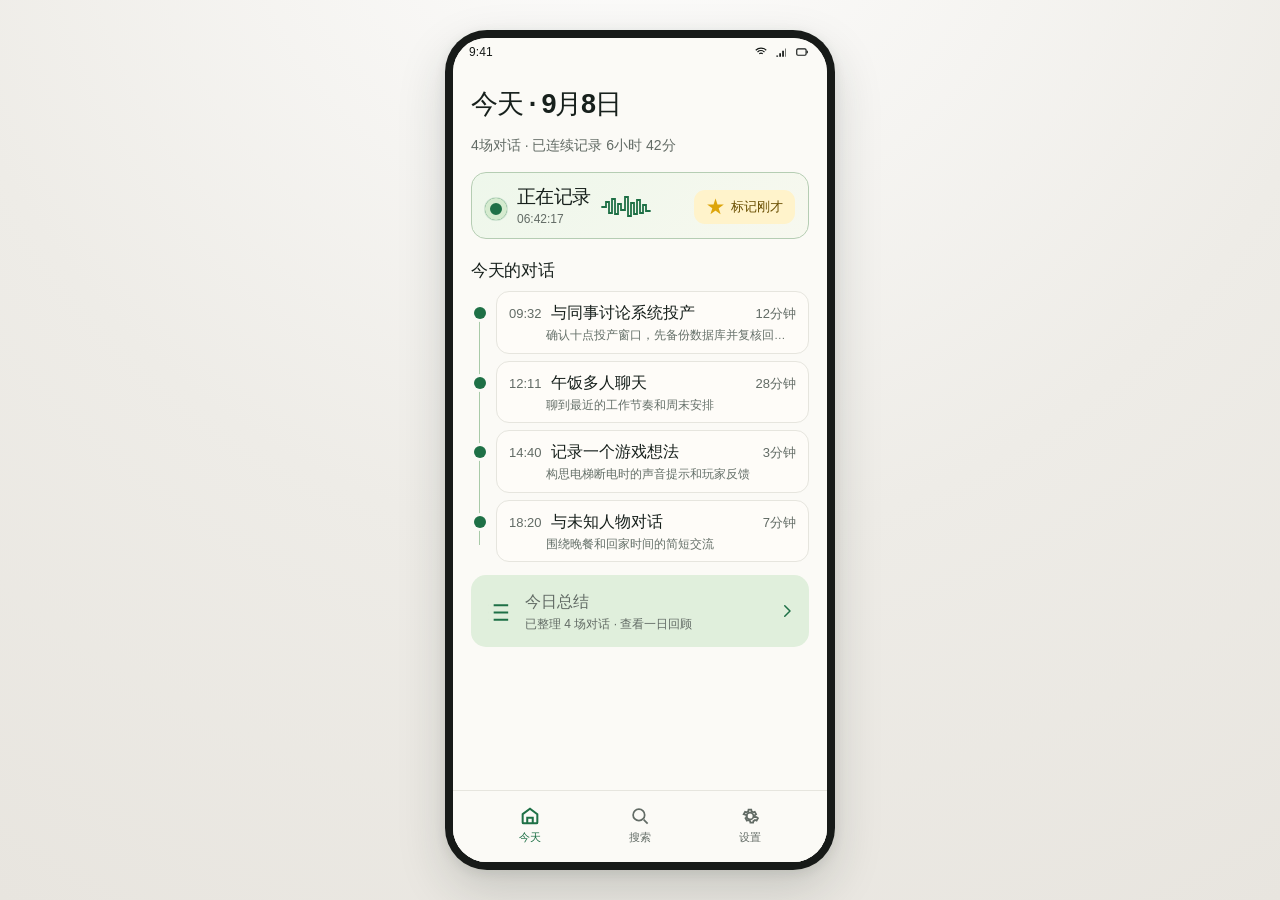
<file: index.html>
<!doctype html>
<html lang="zh-CN">
  <head>
    <meta charset="UTF-8" />
    <meta name="viewport" content="width=device-width, initial-scale=1, viewport-fit=cover" />
    <meta name="theme-color" content="#fbfaf6" />
    <title>声迹 · 结构化记忆</title>
    <link rel="stylesheet" href="./styles.css" />
  </head>
  <body>
    <main class="prototype-stage" aria-label="声迹移动客户端原型">
      <div class="device-shell">
        <div class="device-screen" id="app"></div>
      </div>
    </main>
    <script src="./app.js" defer></script>
  </body>
</html>
</file>
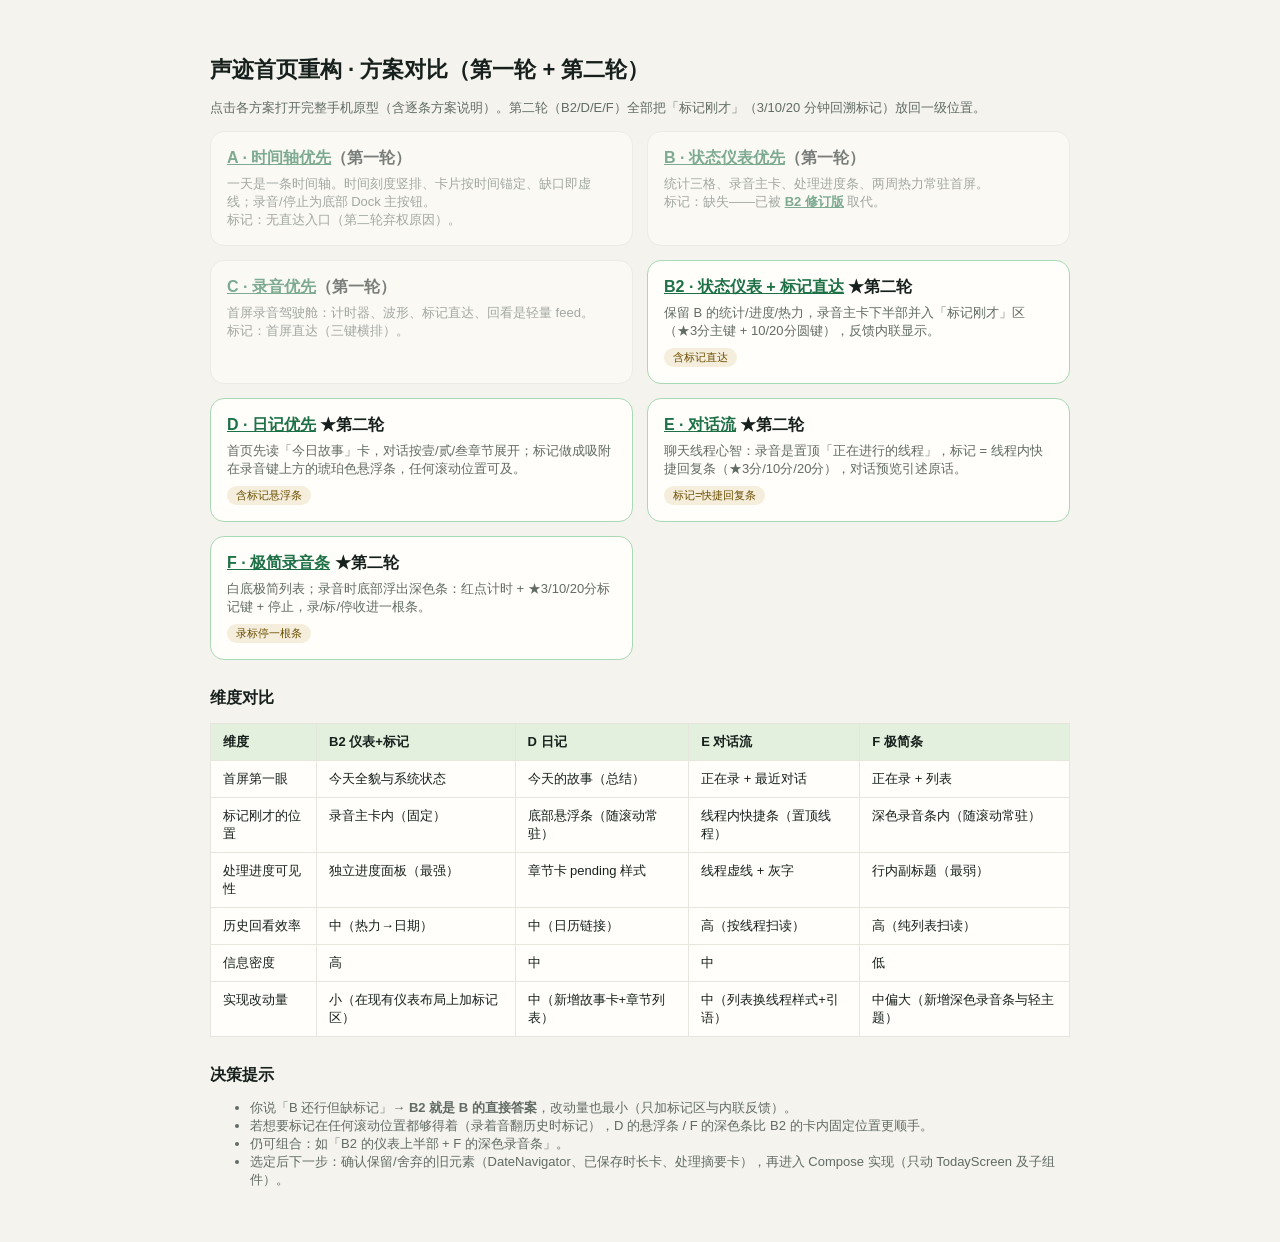
<file: design/prototypes/home-redesign/index.html>
<!DOCTYPE html>
<html lang="zh-CN">
<head>
<meta charset="UTF-8">
<title>声迹首页重构 · 方案对比与决策</title>
<style>
  body { font-family: "PingFang SC", "Noto Sans SC", sans-serif; background:#F4F3EE; color:#17201C;
    max-width: 860px; margin: 0 auto; padding: 40px 20px; }
  h1 { font-size: 22px; } h2 { font-size: 16px; margin-top: 28px; }
  table { border-collapse: collapse; width: 100%; margin-top: 12px; background: #FFFEFA; font-size: 13px; }
  th, td { border: 1px solid #E6E5DE; padding: 9px 12px; text-align: left; vertical-align: top; }
  th { background: #E3F0DE; }
  a { color: #1E7046; font-weight: 600; }
  .cards { display: grid; grid-template-columns: repeat(2, 1fr); gap: 14px; margin-top: 14px; }
  .card { background:#FFFEFA; border:1px solid #E6E5DE; border-radius: 14px; padding: 16px; }
  .card b { display:block; margin-bottom: 6px; }
  .card p { font-size: 13px; color:#626B65; margin: 0; }
  .card.new { border-color: #A9D8B4; }
  .card .mk { display:inline-block; margin-top:8px; background:#F6EEDC; color:#694E00; border-radius:999px; padding:2px 9px; font-size:11px; }
  .tip { font-size: 13px; color:#626B65; }
  .deprecated { opacity: .55; }
</style>
</head>
<body>
<h1>声迹首页重构 · 方案对比（第一轮 + 第二轮）</h1>
<p class="tip">点击各方案打开完整手机原型（含逐条方案说明）。第二轮（B2/D/E/F）全部把「标记刚才」（3/10/20 分钟回溯标记）放回一级位置。</p>

<div class="cards">
  <div class="card deprecated"><b><a href="proposal-A-timeline.html">A · 时间轴优先</a>（第一轮）</b>
    <p>一天是一条时间轴。时间刻度竖排、卡片按时间锚定、缺口即虚线；录音/停止为底部 Dock 主按钮。<br>标记：无直达入口（第二轮弃权原因）。</p></div>
  <div class="card deprecated"><b><a href="proposal-B-dashboard.html">B · 状态仪表优先</a>（第一轮）</b>
    <p>统计三格、录音主卡、处理进度条、两周热力常驻首屏。<br>标记：缺失——已被 <a href="proposal-B2-dashboard-markers.html">B2 修订版</a> 取代。</p></div>
  <div class="card deprecated"><b><a href="proposal-C-recorder.html">C · 录音优先</a>（第一轮）</b>
    <p>首屏录音驾驶舱：计时器、波形、标记直达、回看是轻量 feed。<br>标记：首屏直达（三键横排）。</p></div>

  <div class="card new"><b><a href="proposal-B2-dashboard-markers.html">B2 · 状态仪表 + 标记直达</a> ★第二轮</b>
    <p>保留 B 的统计/进度/热力，录音主卡下半部并入「标记刚才」区（★3分主键 + 10/20分圆键），反馈内联显示。</p><span class="mk">含标记直达</span></div>
  <div class="card new"><b><a href="proposal-D-journal.html">D · 日记优先</a> ★第二轮</b>
    <p>首页先读「今日故事」卡，对话按壹/贰/叁章节展开；标记做成吸附在录音键上方的琥珀色悬浮条，任何滚动位置可及。</p><span class="mk">含标记悬浮条</span></div>
  <div class="card new"><b><a href="proposal-E-chat.html">E · 对话流</a> ★第二轮</b>
    <p>聊天线程心智：录音是置顶「正在进行的线程」，标记 = 线程内快捷回复条（★3分/10分/20分），对话预览引述原话。</p><span class="mk">标记=快捷回复条</span></div>
  <div class="card new"><b><a href="proposal-F-minimal.html">F · 极简录音条</a> ★第二轮</b>
    <p>白底极简列表；录音时底部浮出深色条：红点计时 + ★3/10/20分标记键 + 停止，录/标/停收进一根条。</p><span class="mk">录标停一根条</span></div>
</div>

<h2>维度对比</h2>
<table>
  <tr><th>维度</th><th>B2 仪表+标记</th><th>D 日记</th><th>E 对话流</th><th>F 极简条</th></tr>
  <tr><td>首屏第一眼</td><td>今天全貌与系统状态</td><td>今天的故事（总结）</td><td>正在录 + 最近对话</td><td>正在录 + 列表</td></tr>
  <tr><td>标记刚才的位置</td><td>录音主卡内（固定）</td><td>底部悬浮条（随滚动常驻）</td><td>线程内快捷条（置顶线程）</td><td>深色录音条内（随滚动常驻）</td></tr>
  <tr><td>处理进度可见性</td><td>独立进度面板（最强）</td><td>章节卡 pending 样式</td><td>线程虚线 + 灰字</td><td>行内副标题（最弱）</td></tr>
  <tr><td>历史回看效率</td><td>中（热力→日期）</td><td>中（日历链接）</td><td>高（按线程扫读）</td><td>高（纯列表扫读）</td></tr>
  <tr><td>信息密度</td><td>高</td><td>中</td><td>中</td><td>低</td></tr>
  <tr><td>实现改动量</td><td>小（在现有仪表布局上加标记区）</td><td>中（新增故事卡+章节列表）</td><td>中（列表换线程样式+引语）</td><td>中偏大（新增深色录音条与轻主题）</td></tr>
</table>

<h2>决策提示</h2>
<ul class="tip">
  <li>你说「B 还行但缺标记」→ <b>B2 就是 B 的直接答案</b>，改动量也最小（只加标记区与内联反馈）。</li>
  <li>若想要标记在任何滚动位置都够得着（录着音翻历史时标记），D 的悬浮条 / F 的深色条比 B2 的卡内固定位置更顺手。</li>
  <li>仍可组合：如「B2 的仪表上半部 + F 的深色录音条」。</li>
  <li>选定后下一步：确认保留/舍弃的旧元素（DateNavigator、已保存时长卡、处理摘要卡），再进入 Compose 实现（只动 TodayScreen 及子组件）。</li>
</ul>
</body>
</html>
</file>
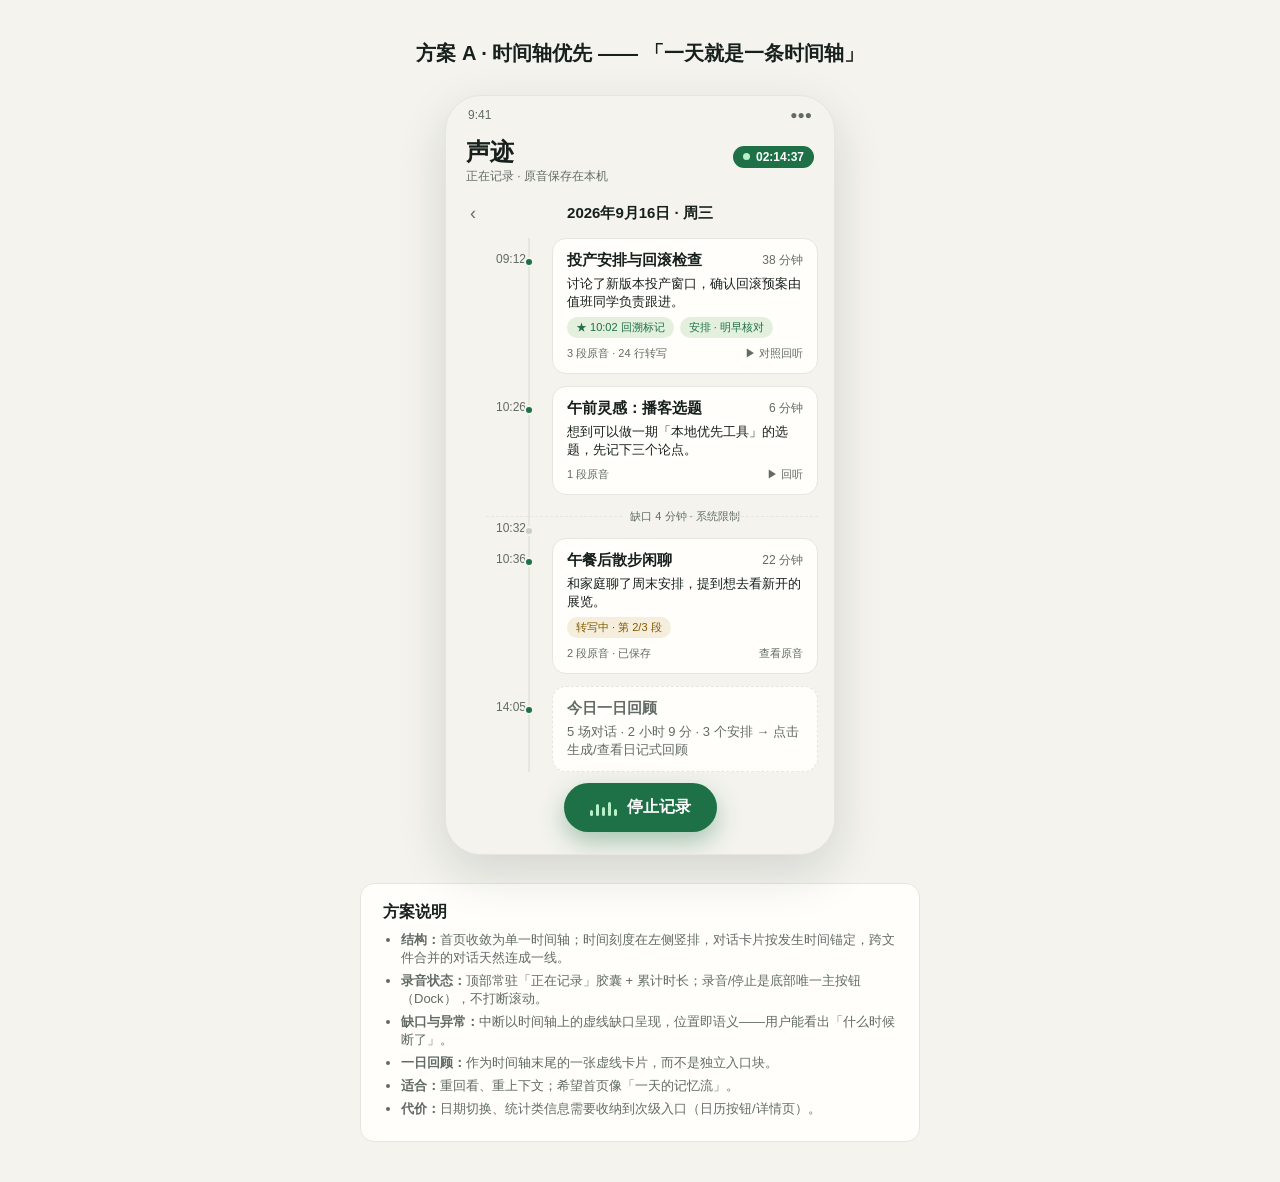
<file: design/prototypes/home-redesign/proposal-A-timeline.html>
<!DOCTYPE html>
<html lang="zh-CN">
<head>
<meta charset="UTF-8">
<meta name="viewport" content="width=device-width, initial-scale=1.0">
<title>方案 A · 时间轴优先 — 声迹首页重构提案</title>
<style>
  :root {
    --ink: #17201C; --ink-soft: #626B65; --line: #E6E5DE;
    --green: #1E7046; --pale-green: #E3F0DE; --card: #FFFEFA; --bg: #F4F3EE;
  }
  * { margin: 0; padding: 0; box-sizing: border-box; }
  body { font-family: "PingFang SC", "Noto Sans SC", sans-serif; background: var(--bg); color: var(--ink);
    display: flex; flex-direction: column; align-items: center; padding: 40px 16px; gap: 28px; }
  h1 { font-size: 20px; }
  .phone { width: 390px; height: 760px; background: var(--bg); border: 1px solid var(--line);
    border-radius: 36px; box-shadow: 0 18px 50px rgba(23,32,28,.14); overflow: hidden; position: relative;
    display: flex; flex-direction: column; }
  .statusbar { display: flex; justify-content: space-between; padding: 12px 22px 4px; font-size: 12px; color: var(--ink-soft); }
  .header { padding: 10px 20px 12px; display: flex; justify-content: space-between; align-items: baseline; }
  .header .title { font-size: 24px; font-weight: 700; }
  .header .sub { font-size: 12px; color: var(--ink-soft); }
  .live-chip { display: inline-flex; align-items: center; gap: 6px; background: var(--green); color: #fff;
    border-radius: 999px; padding: 4px 10px; font-size: 12px; font-weight: 600; }
  .live-dot { width: 7px; height: 7px; border-radius: 50%; background: #B7F0C8; animation: pulse 1.6s infinite; }
  @keyframes pulse { 0%,100% { opacity: 1 } 50% { opacity: .35 } }
  .daynav { display: flex; align-items: center; justify-content: space-between; padding: 2px 14px 10px; }
  .daynav .date { font-weight: 700; font-size: 15px; }
  .daynav button { border: none; background: transparent; color: var(--ink-soft); font-size: 18px; padding: 4px 10px; }
  .scroll { flex: 1; overflow-y: auto; padding: 0 16px 120px; }
  .timeline { position: relative; margin-left: 66px; padding-left: 22px; border-left: 2px solid var(--line); display: flex; flex-direction: column; gap: 12px; }
  .entry { position: relative; }
  .entry .time { position: absolute; left: -88px; top: 14px; width: 62px; text-align: right;
    font-size: 12px; color: var(--ink-soft); font-variant-numeric: tabular-nums; }
  .entry .dot { position: absolute; left: -28px; top: 19px; width: 10px; height: 10px; border-radius: 50%;
    background: var(--green); border: 2px solid var(--bg); }
  .entry .dot.muted { background: #C9CFC9; }
  .card { background: var(--card); border: 1px solid var(--line); border-radius: 14px; padding: 12px 14px; }
  .card .c-head { display: flex; justify-content: space-between; align-items: center; gap: 8px; }
  .card .c-title { font-weight: 700; font-size: 15px; }
  .card .dur { font-size: 12px; color: var(--ink-soft); white-space: nowrap; }
  .card .brief { margin-top: 5px; font-size: 13px; color: var(--ink); }
  .card .points { margin-top: 6px; display: flex; flex-wrap: wrap; gap: 6px; }
  .tag { background: var(--pale-green); color: var(--green); border-radius: 999px; padding: 3px 9px; font-size: 11px; }
  .tag.warn { background: #F6EEDC; color: #805900; }
  .card .meta { margin-top: 8px; display: flex; justify-content: space-between; font-size: 11px; color: var(--ink-soft); }
  .gap { display: flex; align-items: center; gap: 8px; color: var(--ink-soft); font-size: 11px; padding: 2px 0; }
  .gap::before, .gap::after { content: ""; flex: 1; border-top: 1px dashed var(--line); margin-left: -66px; }
  .dock { position: absolute; left: 0; right: 0; bottom: 0; padding: 12px 20px 22px;
    background: linear-gradient(transparent, var(--bg) 40%); display: flex; justify-content: center; }
  .record-btn { display: flex; align-items: center; gap: 10px; background: var(--green); color: #fff;
    border-radius: 999px; padding: 14px 26px; font-size: 16px; font-weight: 700; box-shadow: 0 10px 24px rgba(30,112,70,.35); }
  .record-btn .wave { display: inline-flex; gap: 3px; align-items: flex-end; height: 16px; }
  .record-btn .wave i { width: 3px; background: #B7F0C8; border-radius: 2px; }
  .note { max-width: 560px; background: var(--card); border: 1px solid var(--line); border-radius: 14px; padding: 18px 22px; }
  .note h2 { font-size: 16px; margin-bottom: 8px; }
  .note li { font-size: 13px; color: var(--ink-soft); margin: 5px 0 5px 18px; }
</style>
</head>
<body>
<h1>方案 A · 时间轴优先 —— 「一天就是一条时间轴」</h1>

<div class="phone">
  <div class="statusbar"><span>9:41</span><span>●●●</span></div>
  <div class="header">
    <div>
      <div class="title">声迹</div>
      <div class="sub">正在记录 · 原音保存在本机</div>
    </div>
    <span class="live-chip"><span class="live-dot"></span>02:14:37</span>
  </div>
  <div class="daynav">
    <button>‹</button>
    <span class="date">2026年9月16日 · 周三</span>
    <button style="visibility:hidden">›</button>
  </div>
  <div class="scroll">
    <div class="timeline">
      <div class="entry">
        <span class="time">09:12</span><span class="dot"></span>
        <div class="card">
          <div class="c-head"><span class="c-title">投产安排与回滚检查</span><span class="dur">38 分钟</span></div>
          <div class="brief">讨论了新版本投产窗口，确认回滚预案由值班同学负责跟进。</div>
          <div class="points"><span class="tag">★ 10:02 回溯标记</span><span class="tag">安排 · 明早核对</span></div>
          <div class="meta"><span>3 段原音 · 24 行转写</span><span>▶ 对照回听</span></div>
        </div>
      </div>
      <div class="entry">
        <span class="time">10:26</span><span class="dot"></span>
        <div class="card">
          <div class="c-head"><span class="c-title">午前灵感：播客选题</span><span class="dur">6 分钟</span></div>
          <div class="brief">想到可以做一期「本地优先工具」的选题，先记下三个论点。</div>
          <div class="meta"><span>1 段原音</span><span>▶ 回听</span></div>
        </div>
      </div>
      <div class="entry"><span class="time">10:32</span><span class="dot muted"></span>
        <div class="gap">缺口 4 分钟 · 系统限制</div>
      </div>
      <div class="entry">
        <span class="time">10:36</span><span class="dot"></span>
        <div class="card">
          <div class="c-head"><span class="c-title">午餐后散步闲聊</span><span class="dur">22 分钟</span></div>
          <div class="brief">和家庭聊了周末安排，提到想去看新开的展览。</div>
          <div class="points"><span class="tag warn">转写中 · 第 2/3 段</span></div>
          <div class="meta"><span>2 段原音 · 已保存</span><span>查看原音</span></div>
        </div>
      </div>
      <div class="entry">
        <span class="time">14:05</span><span class="dot"></span>
        <div class="card" style="border-style:dashed">
          <div class="c-head"><span class="c-title" style="color:var(--ink-soft)">今日一日回顾</span></div>
          <div class="brief" style="color:var(--ink-soft)">5 场对话 · 2 小时 9 分 · 3 个安排 → 点击生成/查看日记式回顾</div>
        </div>
      </div>
    </div>
  </div>
  <div class="dock">
    <div class="record-btn"><span class="wave"><i style="height:6px"></i><i style="height:12px"></i><i style="height:9px"></i><i style="height:14px"></i><i style="height:7px"></i></span>停止记录</div>
  </div>
</div>

<div class="note">
  <h2>方案说明</h2>
  <ul>
    <li><b>结构：</b>首页收敛为单一时间轴；时间刻度在左侧竖排，对话卡片按发生时间锚定，跨文件合并的对话天然连成一线。</li>
    <li><b>录音状态：</b>顶部常驻「正在记录」胶囊 + 累计时长；录音/停止是底部唯一主按钮（Dock），不打断滚动。</li>
    <li><b>缺口与异常：</b>中断以时间轴上的虚线缺口呈现，位置即语义——用户能看出「什么时候断了」。</li>
    <li><b>一日回顾：</b>作为时间轴末尾的一张虚线卡片，而不是独立入口块。</li>
    <li><b>适合：</b>重回看、重上下文；希望首页像「一天的记忆流」。</li>
    <li><b>代价：</b>日期切换、统计类信息需要收纳到次级入口（日历按钮/详情页）。</li>
  </ul>
</div>
</body>
</html>
</file>
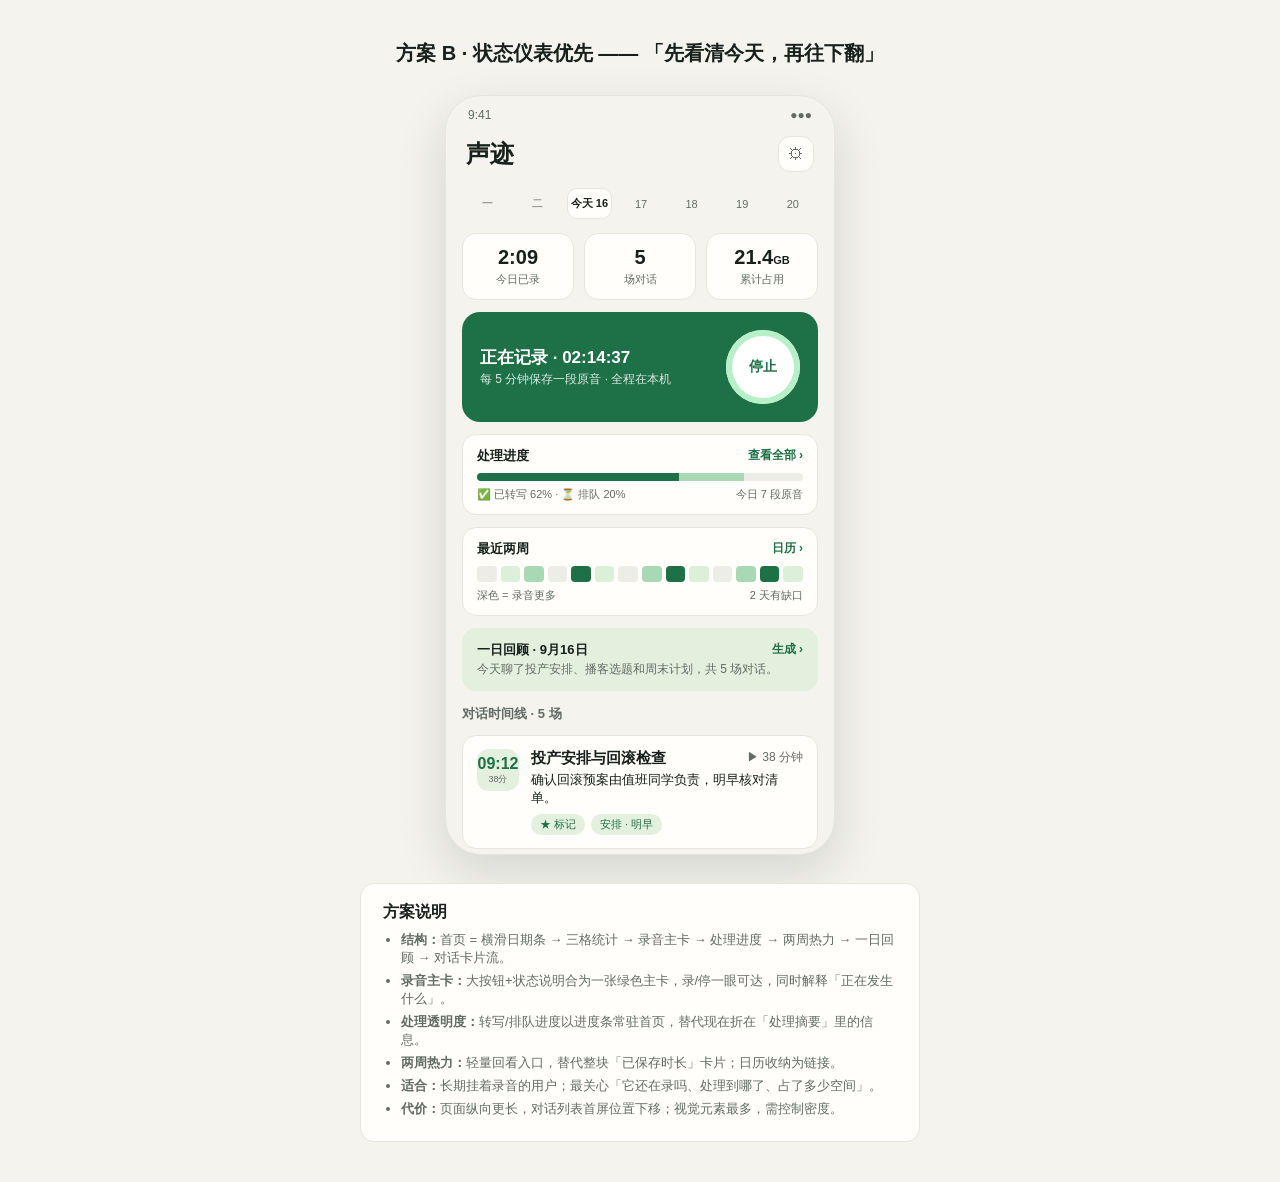
<file: design/prototypes/home-redesign/proposal-B-dashboard.html>
<!DOCTYPE html>
<html lang="zh-CN">
<head>
<meta charset="UTF-8">
<meta name="viewport" content="width=device-width, initial-scale=1.0">
<title>方案 B · 状态仪表优先 — 声迹首页重构提案</title>
<style>
  :root {
    --ink: #17201C; --ink-soft: #626B65; --line: #E6E5DE;
    --green: #1E7046; --pale-green: #E3F0DE; --card: #FFFEFA; --bg: #F4F3EE;
  }
  * { margin: 0; padding: 0; box-sizing: border-box; }
  body { font-family: "PingFang SC", "Noto Sans SC", sans-serif; background: var(--bg); color: var(--ink);
    display: flex; flex-direction: column; align-items: center; padding: 40px 16px; gap: 28px; }
  h1 { font-size: 20px; }
  .phone { width: 390px; height: 760px; background: var(--bg); border: 1px solid var(--line); border-radius: 36px;
    box-shadow: 0 18px 50px rgba(23,32,28,.14); overflow: hidden; display: flex; flex-direction: column; }
  .statusbar { display: flex; justify-content: space-between; padding: 12px 22px 4px; font-size: 12px; color: var(--ink-soft); }
  .header { padding: 10px 20px; display: flex; justify-content: space-between; align-items: center; }
  .header .title { font-size: 24px; font-weight: 700; }
  .icon-btn { width: 36px; height: 36px; border-radius: 12px; background: var(--card); border: 1px solid var(--line);
    display: flex; align-items: center; justify-content: center; font-size: 16px; color: var(--ink-soft); }
  .scroll { flex: 1; overflow-y: auto; padding: 4px 16px 24px; display: flex; flex-direction: column; gap: 12px; }
  .stats { display: grid; grid-template-columns: 1fr 1fr 1fr; gap: 10px; }
  .stat { background: var(--card); border: 1px solid var(--line); border-radius: 14px; padding: 12px 10px; text-align: center; }
  .stat b { display: block; font-size: 20px; }
  .stat span { font-size: 11px; color: var(--ink-soft); }
  .record-card { background: var(--green); border-radius: 18px; padding: 18px; color: #fff;
    display: flex; justify-content: space-between; align-items: center; }
  .record-card .left b { font-size: 17px; display: block; }
  .record-card .left span { font-size: 12px; opacity: .85; }
  .rec-btn { width: 74px; height: 74px; border-radius: 50%; background: #fff; color: var(--green); border: none;
    font-size: 14px; font-weight: 700; box-shadow: inset 0 0 0 6px var(--pale-green); }
  .rec-btn.recording { box-shadow: inset 0 0 0 6px #B7F0C8; }
  .panel { background: var(--card); border: 1px solid var(--line); border-radius: 14px; padding: 12px 14px; }
  .panel .p-head { display: flex; justify-content: space-between; font-size: 13px; font-weight: 700; margin-bottom: 8px; }
  .panel .p-head a { color: var(--green); font-weight: 600; font-size: 12px; text-decoration: none; }
  .progress { height: 8px; border-radius: 999px; background: #EDEDE7; overflow: hidden; display: flex; margin-top: 4px; }
  .progress i { height: 100%; }
  .p-row { display: flex; justify-content: space-between; font-size: 11px; color: var(--ink-soft); margin-top: 6px; }
  .heat { display: grid; grid-template-columns: repeat(14, 1fr); gap: 4px; margin-top: 6px; }
  .heat i { height: 16px; border-radius: 4px; background: #EDEDE7; }
  .heat i.l1 { background: #DCEFD9; } .heat i.l2 { background: #A9D8B4; } .heat i.l3 { background: var(--green); }
  .entry-card { background: var(--card); border: 1px solid var(--line); border-radius: 14px; padding: 13px 14px;
    display: flex; gap: 12px; align-items: flex-start; }
  .badge { flex: none; width: 42px; height: 42px; border-radius: 12px; background: var(--pale-green); color: var(--green);
    display: flex; flex-direction: column; align-items: center; justify-content: center; font-weight: 700; }
  .badge small { font-size: 9px; font-weight: 400; color: var(--ink-soft); }
  .entry-card .e-body { flex: 1; }
  .entry-card .e-title { font-weight: 700; font-size: 15px; display: flex; justify-content: space-between; }
  .entry-card .e-title .dur { font-size: 12px; color: var(--ink-soft); font-weight: 400; }
  .entry-card .e-brief { font-size: 13px; margin-top: 3px; }
  .entry-card .e-foot { margin-top: 7px; display: flex; gap: 6px; flex-wrap: wrap; }
  .tag { background: var(--pale-green); color: var(--green); border-radius: 999px; padding: 3px 9px; font-size: 11px; }
  .tag.warn { background: #F6EEDC; color: #805900; }
  .daybar { display: flex; align-items: center; gap: 8px; padding: 2px 4px; }
  .daybar .d { flex: 1; text-align: center; font-size: 11px; color: var(--ink-soft); padding: 7px 0; border-radius: 10px; }
  .daybar .d.on { background: var(--card); border: 1px solid var(--line); font-weight: 700; color: var(--ink); }
  .note { max-width: 560px; background: var(--card); border: 1px solid var(--line); border-radius: 14px; padding: 18px 22px; }
  .note h2 { font-size: 16px; margin-bottom: 8px; }
  .note li { font-size: 13px; color: var(--ink-soft); margin: 5px 0 5px 18px; }
</style>
</head>
<body>
<h1>方案 B · 状态仪表优先 —— 「先看清今天，再往下翻」</h1>

<div class="phone">
  <div class="statusbar"><span>9:41</span><span>●●●</span></div>
  <div class="header">
    <span class="title">声迹</span>
    <span class="icon-btn">⚙</span>
  </div>
  <div class="scroll">
    <div class="daybar">
      <span class="d">一</span><span class="d">二</span><span class="d on">今天 16</span><span class="d">17</span><span class="d">18</span><span class="d">19</span><span class="d">20</span>
    </div>
    <div class="stats">
      <div class="stat"><b>2:09</b><span>今日已录</span></div>
      <div class="stat"><b>5</b><span>场对话</span></div>
      <div class="stat"><b>21.4<small style="font-size:11px">GB</small></b><span>累计占用</span></div>
    </div>
    <div class="record-card">
      <div class="left">
        <b>正在记录 · 02:14:37</b>
        <span>每 5 分钟保存一段原音 · 全程在本机</span>
      </div>
      <button class="rec-btn recording">停止</button>
    </div>
    <div class="panel">
      <div class="p-head"><span>处理进度</span><a>查看全部 ›</a></div>
      <div class="progress">
        <i style="width:62%; background:var(--green)"></i><i style="width:20%; background:#A9D8B4"></i>
      </div>
      <div class="p-row"><span>✅ 已转写 62% · ⏳ 排队 20%</span><span>今日 7 段原音</span></div>
    </div>
    <div class="panel">
      <div class="p-head"><span>最近两周</span><a>日历 ›</a></div>
      <div class="heat">
        <i></i><i class="l1"></i><i class="l2"></i><i></i><i class="l3"></i><i class="l1"></i><i></i>
        <i class="l2"></i><i class="l3"></i><i class="l1"></i><i></i><i class="l2"></i><i class="l3"></i><i class="l1"></i>
      </div>
      <div class="p-row"><span>深色 = 录音更多</span><span>2 天有缺口</span></div>
    </div>
    <div class="panel" style="background:var(--pale-green); border-color:transparent">
      <div class="p-head" style="margin-bottom:2px"><span>一日回顾 · 9月16日</span><a>生成 ›</a></div>
      <div style="font-size:12px; color:var(--ink-soft)">今天聊了投产安排、播客选题和周末计划，共 5 场对话。</div>
    </div>
    <div style="font-size:13px; font-weight:700; color:var(--ink-soft); margin-top:2px">对话时间线 · 5 场</div>
    <div class="entry-card">
      <div class="badge">09:12<small>38分</small></div>
      <div class="e-body">
        <div class="e-title">投产安排与回滚检查<span class="dur">▶ 38 分钟</span></div>
        <div class="e-brief">确认回滚预案由值班同学负责，明早核对清单。</div>
        <div class="e-foot"><span class="tag">★ 标记</span><span class="tag">安排 · 明早</span></div>
      </div>
    </div>
    <div class="entry-card">
      <div class="badge">10:26<small>6分</small></div>
      <div class="e-body">
        <div class="e-title">午前灵感：播客选题<span class="dur">▶ 6 分钟</span></div>
        <div class="e-brief">「本地优先工具」选题的三个论点。</div>
        <div class="e-foot"><span class="tag warn">转写中</span></div>
      </div>
    </div>
    <div class="entry-card" style="opacity:.75">
      <div class="badge">14:05<small>22分</small></div>
      <div class="e-body">
        <div class="e-title">午餐后散步闲聊<span class="dur">▶ 22 分钟</span></div>
        <div class="e-brief">周末想去看新开的展览。</div>
        <div class="e-foot"><span class="tag">已保存 2 段原音</span></div>
      </div>
    </div>
  </div>
</div>

<div class="note">
  <h2>方案说明</h2>
  <ul>
    <li><b>结构：</b>首页 = 横滑日期条 → 三格统计 → 录音主卡 → 处理进度 → 两周热力 → 一日回顾 → 对话卡片流。</li>
    <li><b>录音主卡：</b>大按钮+状态说明合为一张绿色主卡，录/停一眼可达，同时解释「正在发生什么」。</li>
    <li><b>处理透明度：</b>转写/排队进度以进度条常驻首页，替代现在折在「处理摘要」里的信息。</li>
    <li><b>两周热力：</b>轻量回看入口，替代整块「已保存时长」卡片；日历收纳为链接。</li>
    <li><b>适合：</b>长期挂着录音的用户；最关心「它还在录吗、处理到哪了、占了多少空间」。</li>
    <li><b>代价：</b>页面纵向更长，对话列表首屏位置下移；视觉元素最多，需控制密度。</li>
  </ul>
</div>
</body>
</html>
</file>
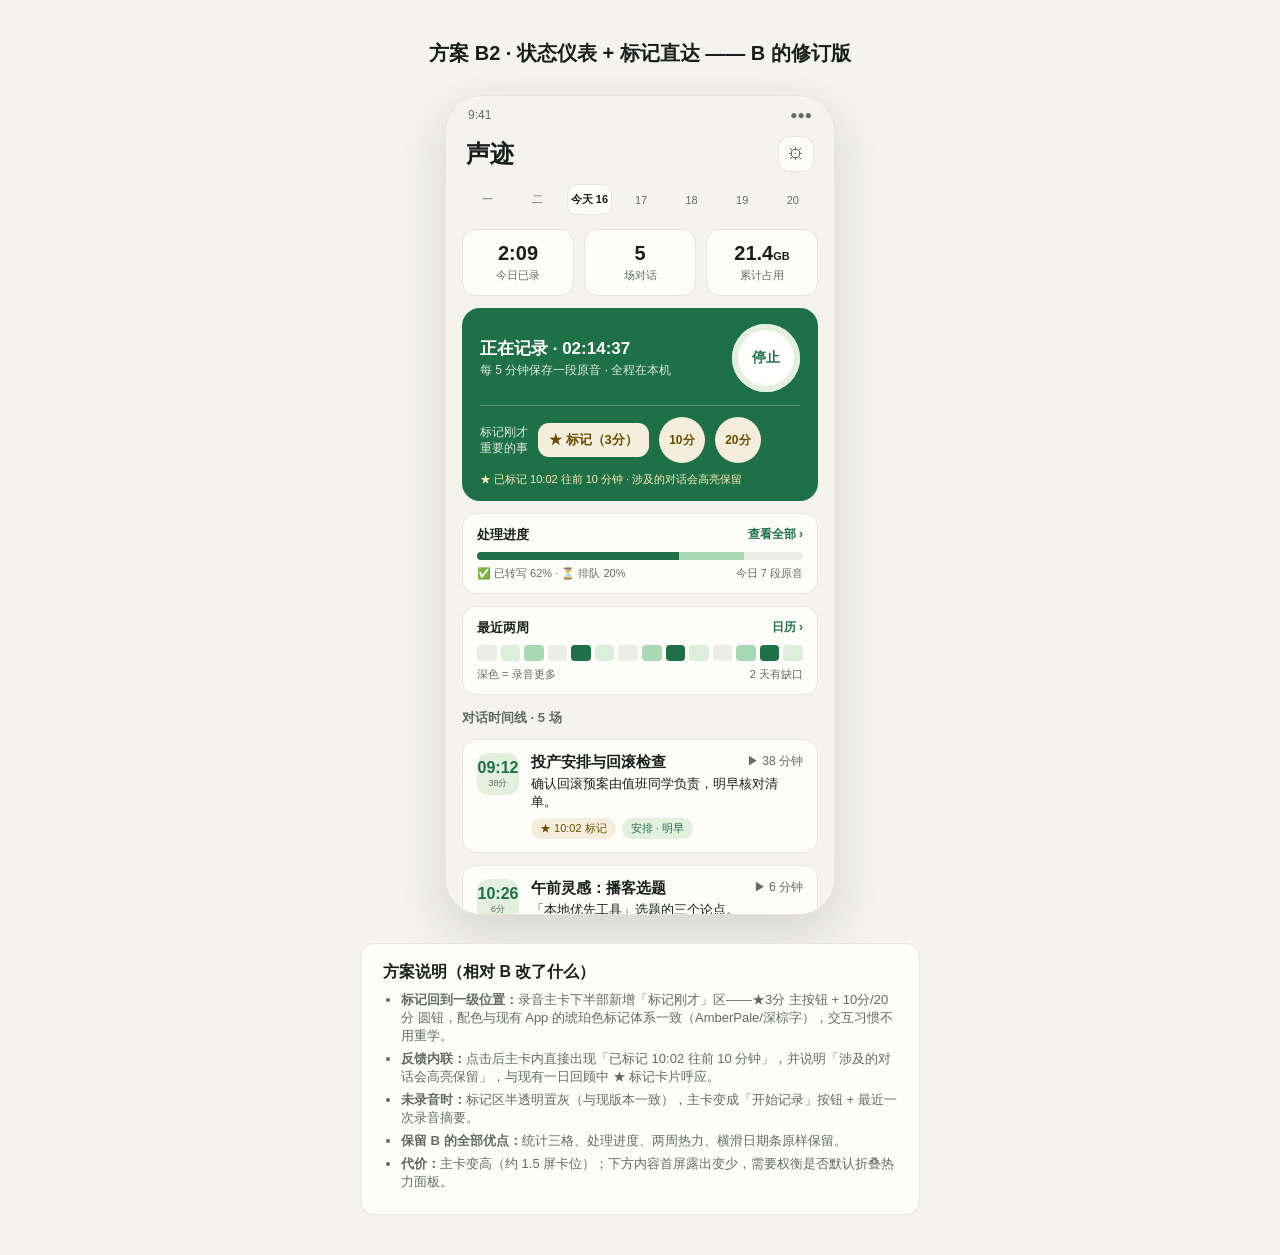
<file: design/prototypes/home-redesign/proposal-B2-dashboard-markers.html>
<!DOCTYPE html>
<html lang="zh-CN">
<head>
<meta charset="UTF-8">
<meta name="viewport" content="width=device-width, initial-scale=1.0">
<title>方案 B2 · 状态仪表 + 标记直达（B 的修订版）— 声迹首页重构提案</title>
<style>
  :root {
    --ink: #17201C; --ink-soft: #626B65; --line: #E6E5DE;
    --green: #1E7046; --pale-green: #E3F0DE; --card: #FFFEFA; --bg: #F4F3EE;
    --amber: #B07600; --amber-deep: #694E00; --amber-pale: #F6EEDC;
  }
  * { margin: 0; padding: 0; box-sizing: border-box; }
  body { font-family: "PingFang SC", "Noto Sans SC", sans-serif; background: var(--bg); color: var(--ink);
    display: flex; flex-direction: column; align-items: center; padding: 40px 16px; gap: 28px; }
  h1 { font-size: 20px; }
  .phone { width: 390px; height: 820px; background: var(--bg); border: 1px solid var(--line); border-radius: 36px;
    box-shadow: 0 18px 50px rgba(23,32,28,.14); overflow: hidden; display: flex; flex-direction: column; }
  .statusbar { display: flex; justify-content: space-between; padding: 12px 22px 4px; font-size: 12px; color: var(--ink-soft); }
  .header { padding: 10px 20px 6px; display: flex; justify-content: space-between; align-items: center; }
  .header .title { font-size: 24px; font-weight: 700; }
  .icon-btn { width: 36px; height: 36px; border-radius: 12px; background: var(--card); border: 1px solid var(--line);
    display: flex; align-items: center; justify-content: center; font-size: 16px; color: var(--ink-soft); }
  .scroll { flex: 1; overflow-y: auto; padding: 4px 16px 24px; display: flex; flex-direction: column; gap: 12px; }
  .daybar { display: flex; align-items: center; gap: 8px; padding: 2px 4px; }
  .daybar .d { flex: 1; text-align: center; font-size: 11px; color: var(--ink-soft); padding: 7px 0; border-radius: 10px; }
  .daybar .d.on { background: var(--card); border: 1px solid var(--line); font-weight: 700; color: var(--ink); }
  .stats { display: grid; grid-template-columns: 1fr 1fr 1fr; gap: 10px; }
  .stat { background: var(--card); border: 1px solid var(--line); border-radius: 14px; padding: 12px 10px; text-align: center; }
  .stat b { display: block; font-size: 20px; }
  .stat span { font-size: 11px; color: var(--ink-soft); }

  /* 录音主卡：状态 + 停止 + 标记直达（本方案核心修订） */
  .record-card { background: var(--green); border-radius: 18px; padding: 16px 18px 14px; color: #fff; }
  .rc-top { display: flex; justify-content: space-between; align-items: center; gap: 10px; }
  .rc-top .left b { font-size: 17px; display: block; }
  .rc-top .left span { font-size: 12px; opacity: .85; }
  .rec-btn { width: 68px; height: 68px; border-radius: 50%; background: #fff; color: var(--green); border: none;
    font-size: 14px; font-weight: 700; box-shadow: inset 0 0 0 6px var(--pale-green); flex: none; }
  .rc-divider { border: none; border-top: 1px solid rgba(255,255,255,.28); margin: 13px 0 11px; }
  .rc-mark-row { display: flex; align-items: center; gap: 10px; }
  .rc-mark-label { font-size: 12px; opacity: .85; line-height: 1.35; }
  .mark-main { display: inline-flex; align-items: center; gap: 6px; background: var(--amber-pale); color: var(--amber-deep);
    border-radius: 11px; padding: 8px 11px; font-weight: 700; font-size: 13px; border: none; }
  .mark-sub { width: 46px; height: 46px; border-radius: 50%; background: var(--amber-pale); color: var(--amber-deep);
    border: none; font-weight: 700; font-size: 12px; }
  .rc-marked { margin-top: 9px; font-size: 11px; color: #FFE9B8; display: flex; align-items: center; gap: 6px; }

  .panel { background: var(--card); border: 1px solid var(--line); border-radius: 14px; padding: 12px 14px; }
  .panel .p-head { display: flex; justify-content: space-between; font-size: 13px; font-weight: 700; margin-bottom: 8px; }
  .panel .p-head a { color: var(--green); font-weight: 600; font-size: 12px; text-decoration: none; }
  .progress { height: 8px; border-radius: 999px; background: #EDEDE7; overflow: hidden; display: flex; margin-top: 4px; }
  .progress i { height: 100%; }
  .p-row { display: flex; justify-content: space-between; font-size: 11px; color: var(--ink-soft); margin-top: 6px; }
  .heat { display: grid; grid-template-columns: repeat(14, 1fr); gap: 4px; margin-top: 6px; }
  .heat i { height: 16px; border-radius: 4px; background: #EDEDE7; }
  .heat i.l1 { background: #DCEFD9; } .heat i.l2 { background: #A9D8B4; } .heat i.l3 { background: var(--green); }

  .entry-card { background: var(--card); border: 1px solid var(--line); border-radius: 14px; padding: 13px 14px;
    display: flex; gap: 12px; align-items: flex-start; }
  .badge { flex: none; width: 42px; height: 42px; border-radius: 12px; background: var(--pale-green); color: var(--green);
    display: flex; flex-direction: column; align-items: center; justify-content: center; font-weight: 700; }
  .badge small { font-size: 9px; font-weight: 400; color: var(--ink-soft); }
  .entry-card .e-body { flex: 1; }
  .entry-card .e-title { font-weight: 700; font-size: 15px; display: flex; justify-content: space-between; }
  .entry-card .e-title .dur { font-size: 12px; color: var(--ink-soft); font-weight: 400; }
  .entry-card .e-brief { font-size: 13px; margin-top: 3px; }
  .entry-card .e-foot { margin-top: 7px; display: flex; gap: 6px; flex-wrap: wrap; }
  .tag { background: var(--pale-green); color: var(--green); border-radius: 999px; padding: 3px 9px; font-size: 11px; }
  .tag.amber { background: var(--amber-pale); color: var(--amber-deep); }
  .tag.warn { background: #F6EEDC; color: #805900; }
  .sec-title { font-size: 13px; font-weight: 700; color: var(--ink-soft); margin-top: 2px; }
  .note { max-width: 560px; background: var(--card); border: 1px solid var(--line); border-radius: 14px; padding: 18px 22px; }
  .note h2 { font-size: 16px; margin-bottom: 8px; }
  .note li { font-size: 13px; color: var(--ink-soft); margin: 5px 0 5px 18px; }
</style>
</head>
<body>
<h1>方案 B2 · 状态仪表 + 标记直达 —— B 的修订版</h1>

<div class="phone">
  <div class="statusbar"><span>9:41</span><span>●●●</span></div>
  <div class="header">
    <span class="title">声迹</span>
    <span class="icon-btn">⚙</span>
  </div>
  <div class="scroll">
    <div class="daybar">
      <span class="d">一</span><span class="d">二</span><span class="d on">今天 16</span><span class="d">17</span><span class="d">18</span><span class="d">19</span><span class="d">20</span>
    </div>
    <div class="stats">
      <div class="stat"><b>2:09</b><span>今日已录</span></div>
      <div class="stat"><b>5</b><span>场对话</span></div>
      <div class="stat"><b>21.4<small style="font-size:11px">GB</small></b><span>累计占用</span></div>
    </div>

    <div class="record-card">
      <div class="rc-top">
        <div class="left">
          <b>正在记录 · 02:14:37</b>
          <span>每 5 分钟保存一段原音 · 全程在本机</span>
        </div>
        <button class="rec-btn">停止</button>
      </div>
      <hr class="rc-divider">
      <div class="rc-mark-row">
        <span class="rc-mark-label">标记刚才<br>重要的事</span>
        <button class="mark-main">★ 标记（3分）</button>
        <button class="mark-sub">10分</button>
        <button class="mark-sub">20分</button>
      </div>
      <div class="rc-marked">★ 已标记 10:02 往前 10 分钟 · 涉及的对话会高亮保留</div>
    </div>

    <div class="panel">
      <div class="p-head"><span>处理进度</span><a>查看全部 ›</a></div>
      <div class="progress">
        <i style="width:62%; background:var(--green)"></i><i style="width:20%; background:#A9D8B4"></i>
      </div>
      <div class="p-row"><span>✅ 已转写 62% · ⏳ 排队 20%</span><span>今日 7 段原音</span></div>
    </div>
    <div class="panel">
      <div class="p-head"><span>最近两周</span><a>日历 ›</a></div>
      <div class="heat">
        <i></i><i class="l1"></i><i class="l2"></i><i></i><i class="l3"></i><i class="l1"></i><i></i>
        <i class="l2"></i><i class="l3"></i><i class="l1"></i><i></i><i class="l2"></i><i class="l3"></i><i class="l1"></i>
      </div>
      <div class="p-row"><span>深色 = 录音更多</span><span>2 天有缺口</span></div>
    </div>

    <div class="sec-title">对话时间线 · 5 场</div>
    <div class="entry-card">
      <div class="badge">09:12<small>38分</small></div>
      <div class="e-body">
        <div class="e-title">投产安排与回滚检查<span class="dur">▶ 38 分钟</span></div>
        <div class="e-brief">确认回滚预案由值班同学负责，明早核对清单。</div>
        <div class="e-foot"><span class="tag amber">★ 10:02 标记</span><span class="tag">安排 · 明早</span></div>
      </div>
    </div>
    <div class="entry-card">
      <div class="badge">10:26<small>6分</small></div>
      <div class="e-body">
        <div class="e-title">午前灵感：播客选题<span class="dur">▶ 6 分钟</span></div>
        <div class="e-brief">「本地优先工具」选题的三个论点。</div>
        <div class="e-foot"><span class="tag warn">转写中</span></div>
      </div>
    </div>
  </div>
</div>

<div class="note">
  <h2>方案说明（相对 B 改了什么）</h2>
  <ul>
    <li><b>标记回到一级位置：</b>录音主卡下半部新增「标记刚才」区——★3分 主按钮 + 10分/20分 圆钮，配色与现有 App 的琥珀色标记体系一致（AmberPale/深棕字），交互习惯不用重学。</li>
    <li><b>反馈内联：</b>点击后主卡内直接出现「已标记 10:02 往前 10 分钟」，并说明「涉及的对话会高亮保留」，与现有一日回顾中 ★ 标记卡片呼应。</li>
    <li><b>未录音时：</b>标记区半透明置灰（与现版本一致），主卡变成「开始记录」按钮 + 最近一次录音摘要。</li>
    <li><b>保留 B 的全部优点：</b>统计三格、处理进度、两周热力、横滑日期条原样保留。</li>
    <li><b>代价：</b>主卡变高（约 1.5 屏卡位）；下方内容首屏露出变少，需要权衡是否默认折叠热力面板。</li>
  </ul>
</div>
</body>
</html>
</file>
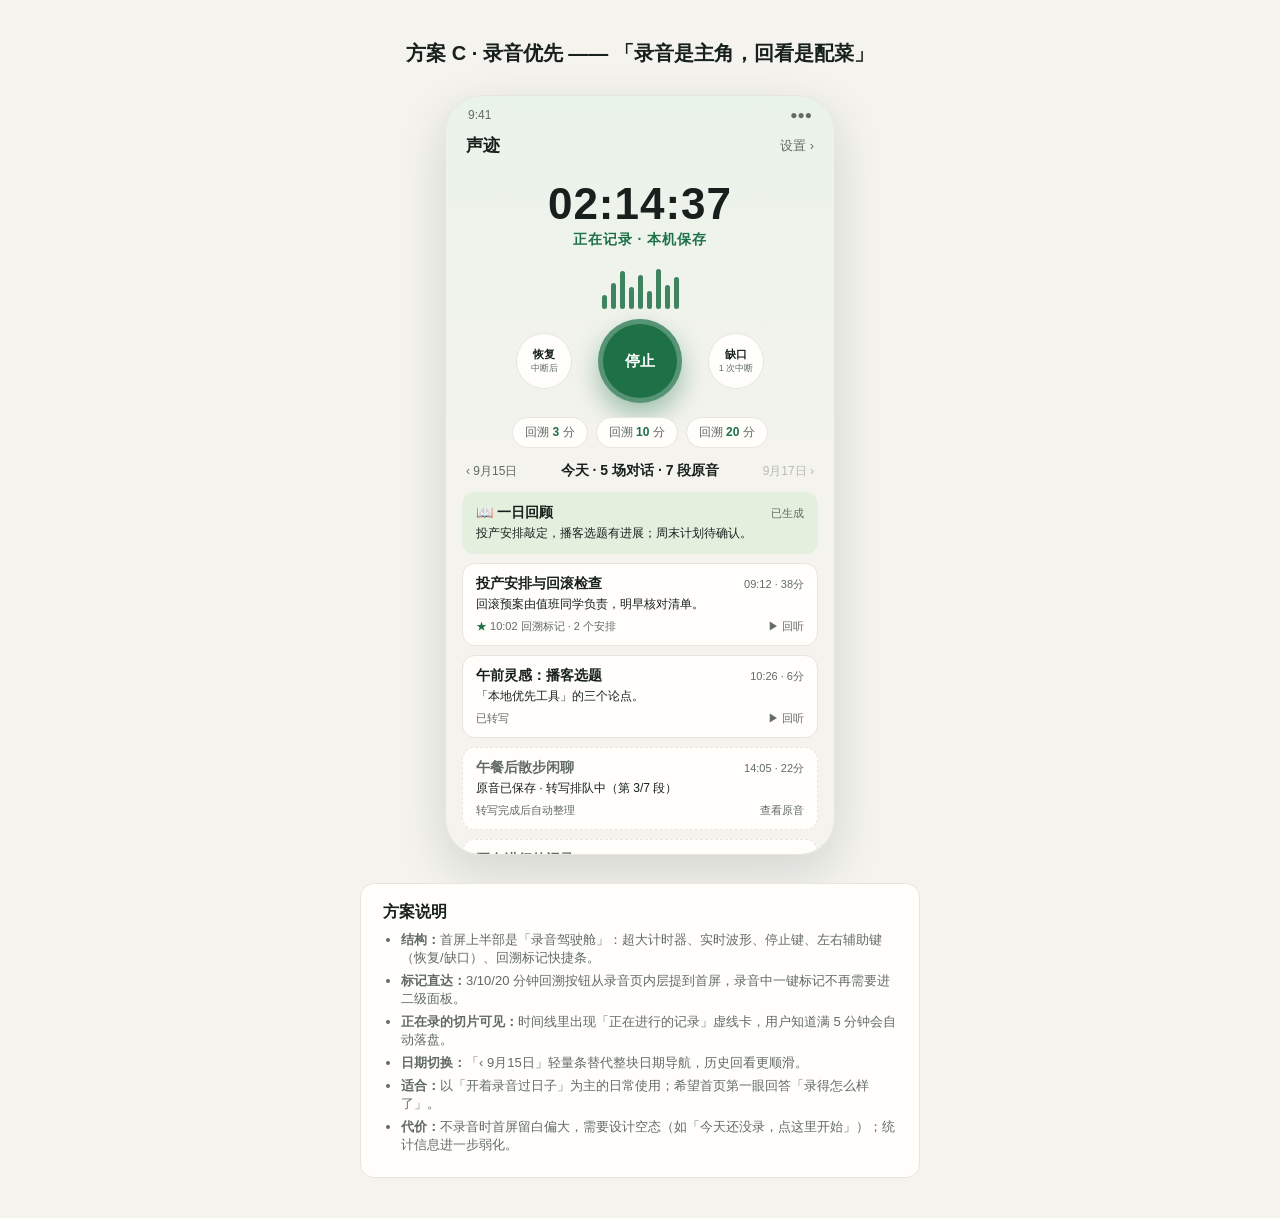
<file: design/prototypes/home-redesign/proposal-C-recorder.html>
<!DOCTYPE html>
<html lang="zh-CN">
<head>
<meta charset="UTF-8">
<meta name="viewport" content="width=device-width, initial-scale=1.0">
<title>方案 C · 录音优先 — 声迹首页重构提案</title>
<style>
  :root {
    --ink: #17201C; --ink-soft: #626B65; --line: #E6E5DE;
    --green: #1E7046; --pale-green: #E3F0DE; --card: #FFFEFA; --bg: #F4F3EE;
  }
  * { margin: 0; padding: 0; box-sizing: border-box; }
  body { font-family: "PingFang SC", "Noto Sans SC", sans-serif; background: var(--bg); color: var(--ink);
    display: flex; flex-direction: column; align-items: center; padding: 40px 16px; gap: 28px; }
  h1 { font-size: 20px; }
  .phone { width: 390px; height: 760px; background: linear-gradient(180deg, #EAF3E9 0%, var(--bg) 46%);
    border: 1px solid var(--line); border-radius: 36px; box-shadow: 0 18px 50px rgba(23,32,28,.14);
    overflow: hidden; display: flex; flex-direction: column; }
  .statusbar { display: flex; justify-content: space-between; padding: 12px 22px 4px; font-size: 12px; color: var(--ink-soft); }
  .topbar { padding: 8px 20px 0; display: flex; justify-content: space-between; align-items: center; }
  .topbar .title { font-size: 17px; font-weight: 700; }
  .topbar .link { font-size: 13px; color: var(--ink-soft); }
  .hero { text-align: center; padding: 22px 24px 8px; }
  .timer { font-size: 44px; font-weight: 800; letter-spacing: 1px; font-variant-numeric: tabular-nums; }
  .timer small { font-size: 14px; color: var(--green); font-weight: 700; display: block; margin-top: 2px; }
  .waveform { display: flex; justify-content: center; align-items: flex-end; gap: 4px; height: 46px; margin: 14px 0 10px; }
  .waveform i { width: 5px; border-radius: 3px; background: var(--green); opacity: .85; animation: w 1.4s ease-in-out infinite; }
  @keyframes w { 0%,100% { transform: scaleY(.55) } 50% { transform: scaleY(1) } }
  .rec-row { display: flex; align-items: center; justify-content: center; gap: 26px; margin-top: 4px; }
  .side-btn { width: 56px; height: 56px; border-radius: 50%; background: var(--card); border: 1px solid var(--line);
    font-size: 11px; color: var(--ink); font-weight: 700; display: flex; flex-direction: column; align-items: center; justify-content: center; }
  .side-btn small { font-weight: 400; font-size: 9px; color: var(--ink-soft); }
  .stop-btn { width: 84px; height: 84px; border-radius: 50%; border: none; background: var(--green); color: #fff;
    font-size: 15px; font-weight: 700; box-shadow: 0 12px 26px rgba(30,112,70,.4), inset 0 0 0 5px rgba(255,255,255,.25); }
  .markers { display: flex; justify-content: center; gap: 8px; margin-top: 14px; }
  .markers span { font-size: 12px; color: var(--ink-soft); background: var(--card); border: 1px solid var(--line);
    border-radius: 999px; padding: 6px 12px; }
  .markers b { color: var(--green); }
  .daystrip { display: flex; justify-content: space-between; align-items: center; padding: 6px 20px; }
  .daystrip .d { font-size: 12px; color: var(--ink-soft); }
  .daystrip .today { font-weight: 700; color: var(--ink); font-size: 14px; }
  .feed { flex: 1; overflow-y: auto; padding: 6px 16px 20px; display: flex; flex-direction: column; gap: 9px; }
  .item { background: var(--card); border: 1px solid var(--line); border-radius: 13px; padding: 11px 13px; }
  .item .i-head { display: flex; justify-content: space-between; align-items: baseline; }
  .item .i-title { font-weight: 700; font-size: 14px; }
  .item .i-time { font-size: 11px; color: var(--ink-soft); }
  .item .i-brief { font-size: 12px; color: var(--ink); margin-top: 3px; }
  .item .i-foot { margin-top: 6px; display: flex; justify-content: space-between; align-items: center; font-size: 11px; color: var(--ink-soft); }
  .item .star { color: var(--green); }
  .item.pending { border-style: dashed; }
  .item.journal { background: var(--pale-green); border-color: transparent; }
  .note { max-width: 560px; background: var(--card); border: 1px solid var(--line); border-radius: 14px; padding: 18px 22px; }
  .note h2 { font-size: 16px; margin-bottom: 8px; }
  .note li { font-size: 13px; color: var(--ink-soft); margin: 5px 0 5px 18px; }
</style>
</head>
<body>
<h1>方案 C · 录音优先 —— 「录音是主角，回看是配菜」</h1>

<div class="phone">
  <div class="statusbar"><span>9:41</span><span>●●●</span></div>
  <div class="topbar">
    <span class="title">声迹</span>
    <span class="link">设置 ›</span>
  </div>
  <div class="hero">
    <div class="timer">02:14:37<small>正在记录 · 本机保存</small></div>
    <div class="waveform">
      <i style="height:14px; animation-delay:0s"></i><i style="height:26px; animation-delay:.15s"></i>
      <i style="height:38px; animation-delay:.3s"></i><i style="height:22px; animation-delay:.45s"></i>
      <i style="height:34px; animation-delay:.6s"></i><i style="height:18px; animation-delay:.75s"></i>
      <i style="height:40px; animation-delay:.9s"></i><i style="height:24px; animation-delay:1.05s"></i>
      <i style="height:32px; animation-delay:1.2s"></i>
    </div>
    <div class="rec-row">
      <button class="side-btn">恢复<small>中断后</small></button>
      <button class="stop-btn">停止</button>
      <button class="side-btn">缺口<small>1 次中断</small></button>
    </div>
    <div class="markers">
      <span>回溯 <b>3</b> 分</span><span>回溯 <b>10</b> 分</span><span>回溯 <b>20</b> 分</span>
    </div>
  </div>
  <div class="daystrip">
    <span class="d">‹ 9月15日</span>
    <span class="today">今天 · 5 场对话 · 7 段原音</span>
    <span class="d" style="opacity:.4">9月17日 ›</span>
  </div>
  <div class="feed">
    <div class="item journal">
      <div class="i-head"><span class="i-title">📖 一日回顾</span><span class="i-time">已生成</span></div>
      <div class="i-brief">投产安排敲定，播客选题有进展；周末计划待确认。</div>
    </div>
    <div class="item">
      <div class="i-head"><span class="i-title">投产安排与回滚检查</span><span class="i-time">09:12 · 38分</span></div>
      <div class="i-brief">回滚预案由值班同学负责，明早核对清单。</div>
      <div class="i-foot"><span><span class="star">★</span> 10:02 回溯标记 · 2 个安排</span><span>▶ 回听</span></div>
    </div>
    <div class="item">
      <div class="i-head"><span class="i-title">午前灵感：播客选题</span><span class="i-time">10:26 · 6分</span></div>
      <div class="i-brief">「本地优先工具」的三个论点。</div>
      <div class="i-foot"><span>已转写</span><span>▶ 回听</span></div>
    </div>
    <div class="item pending">
      <div class="i-head"><span class="i-title" style="color:var(--ink-soft)">午餐后散步闲聊</span><span class="i-time">14:05 · 22分</span></div>
      <div class="i-brief">原音已保存 · 转写排队中（第 3/7 段）</div>
      <div class="i-foot"><span>转写完成后自动整理</span><span>查看原音</span></div>
    </div>
    <div class="item pending">
      <div class="i-head"><span class="i-title" style="color:var(--ink-soft)">正在进行的记录</span><span class="i-time">刚刚 · 4分</span></div>
      <div class="i-brief">录音中 · 满 5 分钟自动保存为一段原音</div>
      <div class="i-foot"><span>无需操作</span></div>
    </div>
  </div>
</div>

<div class="note">
  <h2>方案说明</h2>
  <ul>
    <li><b>结构：</b>首屏上半部是「录音驾驶舱」：超大计时器、实时波形、停止键、左右辅助键（恢复/缺口）、回溯标记快捷条。</li>
    <li><b>标记直达：</b>3/10/20 分钟回溯按钮从录音页内层提到首屏，录音中一键标记不再需要进二级面板。</li>
    <li><b>正在录的切片可见：</b>时间线里出现「正在进行的记录」虚线卡，用户知道满 5 分钟会自动落盘。</li>
    <li><b>日期切换：</b>「‹ 9月15日」轻量条替代整块日期导航，历史回看更顺滑。</li>
    <li><b>适合：</b>以「开着录音过日子」为主的日常使用；希望首页第一眼回答「录得怎么样了」。</li>
    <li><b>代价：</b>不录音时首屏留白偏大，需要设计空态（如「今天还没录，点这里开始」）；统计信息进一步弱化。</li>
  </ul>
</div>
</body>
</html>
</file>
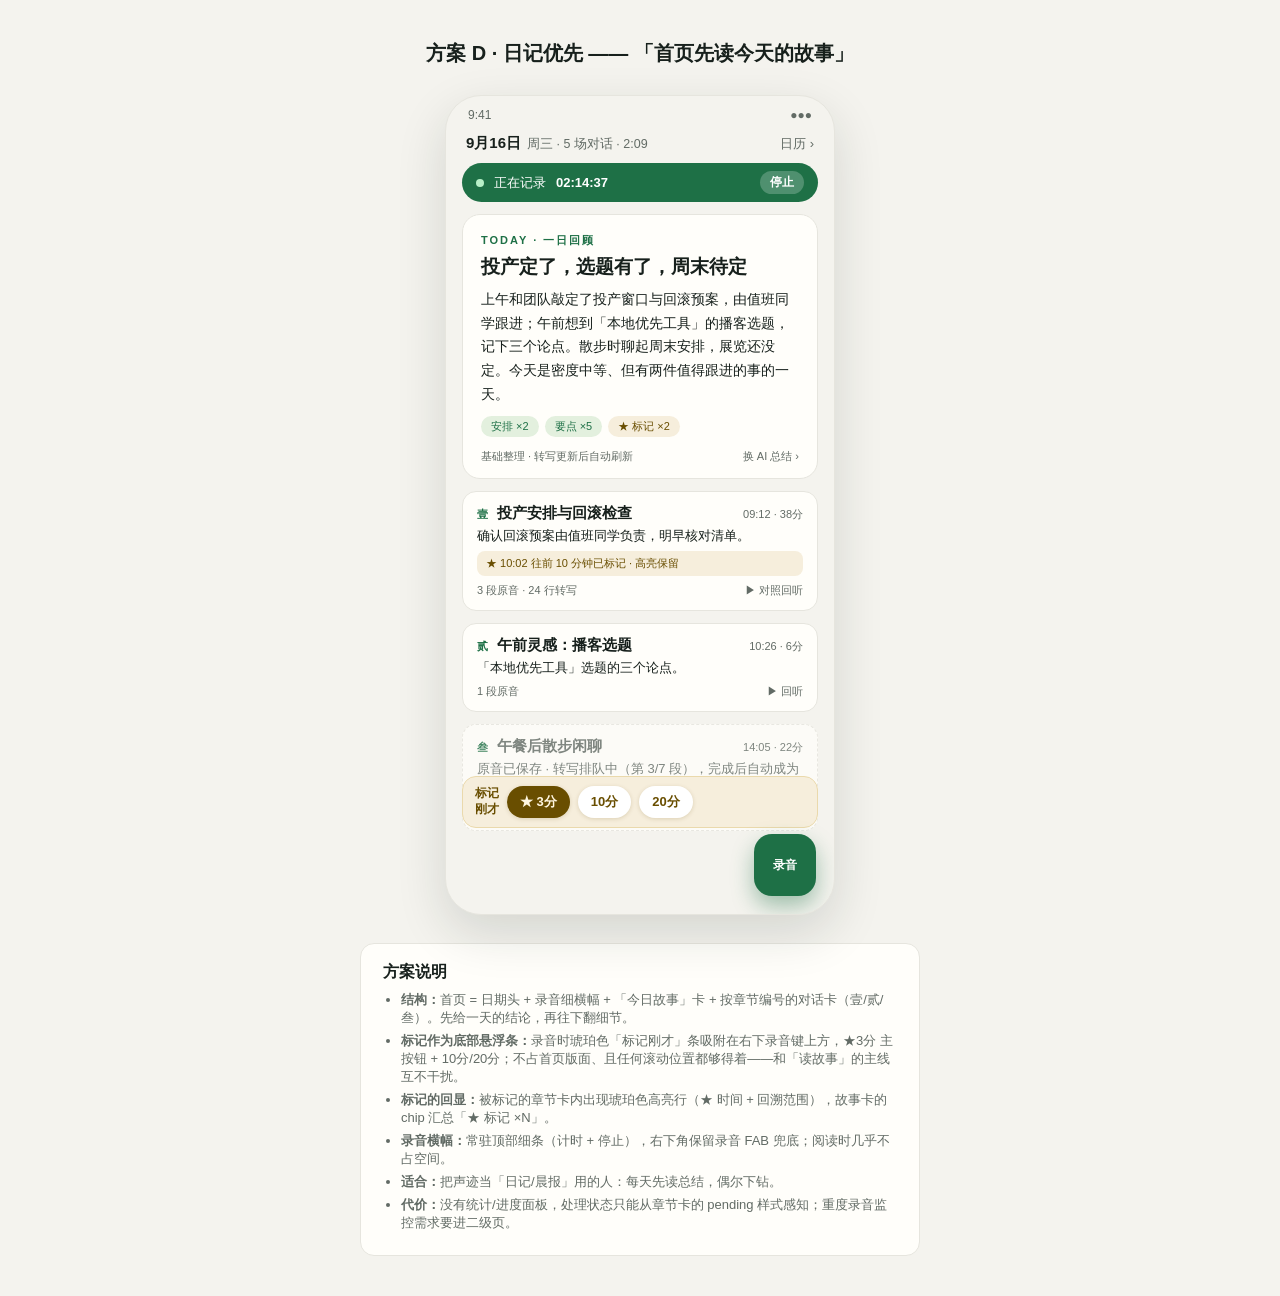
<file: design/prototypes/home-redesign/proposal-D-journal.html>
<!DOCTYPE html>
<html lang="zh-CN">
<head>
<meta charset="UTF-8">
<meta name="viewport" content="width=device-width, initial-scale=1.0">
<title>方案 D · 日记优先 — 声迹首页重构提案</title>
<style>
  :root {
    --ink: #17201C; --ink-soft: #626B65; --line: #E6E5DE;
    --green: #1E7046; --pale-green: #E3F0DE; --card: #FFFEFA; --bg: #F4F3EE;
    --amber-deep: #694E00; --amber-pale: #F6EEDC;
  }
  * { margin: 0; padding: 0; box-sizing: border-box; }
  body { font-family: "PingFang SC", "Noto Sans SC", sans-serif; background: var(--bg); color: var(--ink);
    display: flex; flex-direction: column; align-items: center; padding: 40px 16px; gap: 28px; }
  h1 { font-size: 20px; }
  .phone { width: 390px; height: 820px; background: var(--bg); border: 1px solid var(--line); border-radius: 36px;
    box-shadow: 0 18px 50px rgba(23,32,28,.14); overflow: hidden; display: flex; flex-direction: column; position: relative; }
  .statusbar { display: flex; justify-content: space-between; padding: 12px 22px 4px; font-size: 12px; color: var(--ink-soft); }
  .topbar { padding: 8px 20px 4px; display: flex; justify-content: space-between; align-items: center; }
  .topbar .date { font-size: 15px; font-weight: 700; }
  .topbar .date small { color: var(--ink-soft); font-weight: 400; margin-left: 6px; }
  .topbar .link { font-size: 13px; color: var(--ink-soft); }
  .scroll { flex: 1; overflow-y: auto; padding: 6px 16px 110px; display: flex; flex-direction: column; gap: 12px; }

  /* 录音状态：一条常驻细横幅，不打断阅读 */
  .rec-strip { background: var(--green); color: #fff; border-radius: 999px; padding: 8px 14px;
    display: flex; align-items: center; gap: 10px; font-size: 13px; }
  .rec-strip .dot { width: 8px; height: 8px; border-radius: 50%; background: #B7F0C8; animation: p 1.6s infinite; }
  @keyframes p { 0%,100%{opacity:1} 50%{opacity:.35} }
  .rec-strip b { font-variant-numeric: tabular-nums; }
  .rec-strip .spacer { flex: 1; }
  .rec-strip .stop { background: rgba(255,255,255,.22); border-radius: 999px; padding: 3px 10px; font-size: 12px; font-weight: 700; }

  /* 标记悬浮条：录音时吸附在底部 dock 上方 */
  .mark-dock { position: absolute; left: 16px; right: 16px; bottom: 86px; background: var(--amber-pale);
    border: 1px solid #EAD9AC; border-radius: 14px; padding: 9px 12px; display: flex; align-items: center; gap: 8px; }
  .mark-dock .lab { font-size: 12px; color: var(--amber-deep); font-weight: 700; line-height: 1.3; }
  .mark-dock .b { border: none; background: #fff; color: var(--amber-deep); font-weight: 700; border-radius: 999px;
    padding: 7px 13px; font-size: 13px; box-shadow: 0 1px 4px rgba(105,78,0,.18); }
  .mark-dock .b.main { background: var(--amber-deep); color: #FFF6DF; }
  .record-fab { position: absolute; right: 18px; bottom: 18px; width: 62px; height: 62px; border-radius: 18px;
    background: var(--green); color: #fff; border: none; font-size: 12px; font-weight: 700;
    box-shadow: 0 10px 22px rgba(30,112,70,.4); }

  /* 今日故事卡 */
  .story { background: var(--card); border: 1px solid var(--line); border-radius: 18px; padding: 18px 18px 14px; }
  .story .s-eyebrow { font-size: 11px; letter-spacing: 2px; color: var(--green); font-weight: 700; }
  .story h3 { font-size: 19px; margin: 6px 0 8px; }
  .story p { font-size: 13.5px; line-height: 1.75; color: var(--ink); }
  .story .chips { display: flex; gap: 6px; flex-wrap: wrap; margin-top: 10px; }
  .tag { background: var(--pale-green); color: var(--green); border-radius: 999px; padding: 3px 10px; font-size: 11px; }
  .tag.amber { background: var(--amber-pale); color: var(--amber-deep); }
  .story .s-foot { display: flex; justify-content: space-between; margin-top: 12px; font-size: 11px; color: var(--ink-soft); }

  .chapter { background: var(--card); border: 1px solid var(--line); border-radius: 14px; padding: 12px 14px; }
  .chapter .ch-head { display: flex; align-items: baseline; gap: 8px; }
  .chapter .no { font-size: 11px; color: var(--green); font-weight: 700; letter-spacing: 1px; }
  .chapter .ch-title { font-weight: 700; font-size: 15px; flex: 1; }
  .chapter .ch-time { font-size: 11px; color: var(--ink-soft); }
  .chapter p { font-size: 13px; margin-top: 4px; }
  .chapter .ch-foot { margin-top: 7px; display: flex; justify-content: space-between; font-size: 11px; color: var(--ink-soft); }
  .chapter .star-line { margin-top: 6px; background: var(--amber-pale); border-radius: 8px; padding: 5px 9px;
    font-size: 11px; color: var(--amber-deep); }
  .chapter.pending { border-style: dashed; opacity: .8; }
  .note { max-width: 560px; background: var(--card); border: 1px solid var(--line); border-radius: 14px; padding: 18px 22px; }
  .note h2 { font-size: 16px; margin-bottom: 8px; }
  .note li { font-size: 13px; color: var(--ink-soft); margin: 5px 0 5px 18px; }
</style>
</head>
<body>
<h1>方案 D · 日记优先 —— 「首页先读今天的故事」</h1>

<div class="phone">
  <div class="statusbar"><span>9:41</span><span>●●●</span></div>
  <div class="topbar">
    <span class="date">9月16日<small>周三 · 5 场对话 · 2:09</small></span>
    <span class="link">日历 ›</span>
  </div>
  <div class="scroll">
    <div class="rec-strip"><span class="dot"></span>正在记录 <b>02:14:37</b><span class="spacer"></span><span class="stop">停止</span></div>

    <div class="story">
      <div class="s-eyebrow">TODAY · 一日回顾</div>
      <h3>投产定了，选题有了，周末待定</h3>
      <p>上午和团队敲定了投产窗口与回滚预案，由值班同学跟进；午前想到「本地优先工具」的播客选题，记下三个论点。散步时聊起周末安排，展览还没定。今天是密度中等、但有两件值得跟进的事的一天。</p>
      <div class="chips"><span class="tag">安排 ×2</span><span class="tag">要点 ×5</span><span class="tag amber">★ 标记 ×2</span></div>
      <div class="s-foot"><span>基础整理 · 转写更新后自动刷新</span><span>换 AI 总结 ›</span></div>
    </div>

    <div class="chapter">
      <div class="ch-head"><span class="no">壹</span><span class="ch-title">投产安排与回滚检查</span><span class="ch-time">09:12 · 38分</span></div>
      <p>确认回滚预案由值班同学负责，明早核对清单。</p>
      <div class="star-line">★ 10:02 往前 10 分钟已标记 · 高亮保留</div>
      <div class="ch-foot"><span>3 段原音 · 24 行转写</span><span>▶ 对照回听</span></div>
    </div>
    <div class="chapter">
      <div class="ch-head"><span class="no">贰</span><span class="ch-title">午前灵感：播客选题</span><span class="ch-time">10:26 · 6分</span></div>
      <p>「本地优先工具」选题的三个论点。</p>
      <div class="ch-foot"><span>1 段原音</span><span>▶ 回听</span></div>
    </div>
    <div class="chapter pending">
      <div class="ch-head"><span class="no">叁</span><span class="ch-title" style="color:var(--ink-soft)">午餐后散步闲聊</span><span class="ch-time">14:05 · 22分</span></div>
      <p style="color:var(--ink-soft)">原音已保存 · 转写排队中（第 3/7 段），完成后自动成为一章。</p>
      <div class="ch-foot"><span>查看原音</span></div>
    </div>
  </div>

  <div class="mark-dock">
    <span class="lab">标记<br>刚才</span>
    <button class="b main">★ 3分</button>
    <button class="b">10分</button>
    <button class="b">20分</button>
  </div>
  <button class="record-fab">录音</button>
</div>

<div class="note">
  <h2>方案说明</h2>
  <ul>
    <li><b>结构：</b>首页 = 日期头 + 录音细横幅 + 「今日故事」卡 + 按章节编号的对话卡（壹/贰/叁）。先给一天的结论，再往下翻细节。</li>
    <li><b>标记作为底部悬浮条：</b>录音时琥珀色「标记刚才」条吸附在右下录音键上方，★3分 主按钮 + 10分/20分；不占首页版面、且任何滚动位置都够得着——和「读故事」的主线互不干扰。</li>
    <li><b>标记的回显：</b>被标记的章节卡内出现琥珀色高亮行（★ 时间 + 回溯范围），故事卡的 chip 汇总「★ 标记 ×N」。</li>
    <li><b>录音横幅：</b>常驻顶部细条（计时 + 停止），右下角保留录音 FAB 兜底；阅读时几乎不占空间。</li>
    <li><b>适合：</b>把声迹当「日记/晨报」用的人：每天先读总结，偶尔下钻。</li>
    <li><b>代价：</b>没有统计/进度面板，处理状态只能从章节卡的 pending 样式感知；重度录音监控需求要进二级页。</li>
  </ul>
</div>
</body>
</html>
</file>
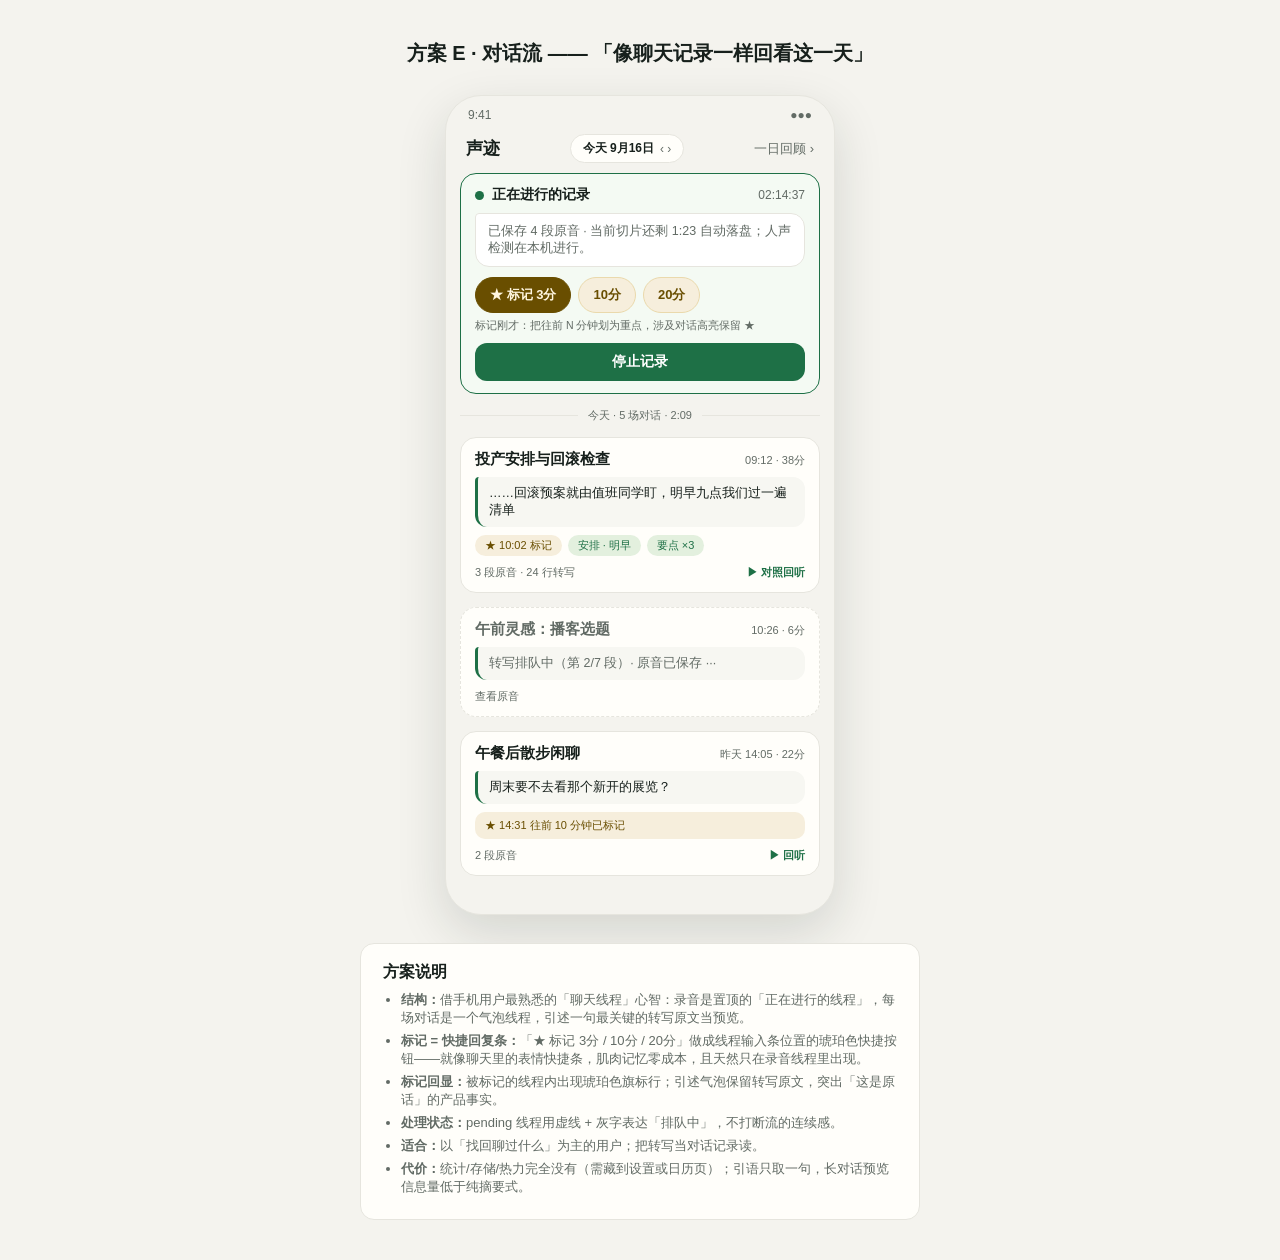
<file: design/prototypes/home-redesign/proposal-E-chat.html>
<!DOCTYPE html>
<html lang="zh-CN">
<head>
<meta charset="UTF-8">
<meta name="viewport" content="width=device-width, initial-scale=1.0">
<title>方案 E · 对话流 — 声迹首页重构提案</title>
<style>
  :root {
    --ink: #17201C; --ink-soft: #626B65; --line: #E6E5DE;
    --green: #1E7046; --pale-green: #E3F0DE; --card: #FFFEFA; --bg: #F4F3EE;
    --amber-deep: #694E00; --amber-pale: #F6EEDC;
  }
  * { margin: 0; padding: 0; box-sizing: border-box; }
  body { font-family: "PingFang SC", "Noto Sans SC", sans-serif; background: var(--bg); color: var(--ink);
    display: flex; flex-direction: column; align-items: center; padding: 40px 16px; gap: 28px; }
  h1 { font-size: 20px; }
  .phone { width: 390px; height: 820px; background: var(--bg); border: 1px solid var(--line); border-radius: 36px;
    box-shadow: 0 18px 50px rgba(23,32,28,.14); overflow: hidden; display: flex; flex-direction: column; }
  .statusbar { display: flex; justify-content: space-between; padding: 12px 22px 4px; font-size: 12px; color: var(--ink-soft); }
  .topbar { padding: 8px 20px 6px; display: flex; align-items: center; justify-content: space-between; gap: 8px; }
  .topbar .title { font-size: 17px; font-weight: 700; }
  .daypill { display: flex; align-items: center; gap: 6px; background: var(--card); border: 1px solid var(--line);
    border-radius: 999px; padding: 5px 12px; font-size: 12px; font-weight: 700; }
  .daypill span { color: var(--ink-soft); font-weight: 400; }
  .scroll { flex: 1; overflow-y: auto; padding: 4px 14px 20px; display: flex; flex-direction: column; gap: 14px; }

  /* 录音 = 一个置顶的「正在进行的线程」 */
  .thread-live { border: 1.5px solid var(--green); border-radius: 16px; background: #F4FAF3; padding: 12px 14px; }
  .tl-head { display: flex; align-items: center; gap: 8px; }
  .tl-dot { width: 9px; height: 9px; border-radius: 50%; background: var(--green); animation: p 1.6s infinite; }
  @keyframes p { 0%,100%{opacity:1} 50%{opacity:.35} }
  .tl-head b { font-size: 14px; }
  .tl-head .t { margin-left: auto; font-size: 12px; color: var(--ink-soft); font-variant-numeric: tabular-nums; }
  .tl-bubble { margin-top: 9px; background: #fff; border: 1px solid var(--line); border-radius: 4px 14px 14px 14px;
    padding: 9px 12px; font-size: 12.5px; color: var(--ink-soft); }
  /* 标记 = 线程内的快捷回复条（像聊天表情快捷条） */
  .quick-marks { display: flex; gap: 7px; margin-top: 10px; }
  .qm { border: 1px solid #EAD9AC; background: var(--amber-pale); color: var(--amber-deep); border-radius: 999px;
    padding: 8px 14px; font-size: 13px; font-weight: 700; display: inline-flex; gap: 5px; align-items: center; }
  .qm.main { background: var(--amber-deep); color: #FFF6DF; border-color: var(--amber-deep); }
  .qm-hint { font-size: 10.5px; color: var(--ink-soft); margin-top: 6px; }
  .tl-stop { margin-top: 10px; width: 100%; border: none; background: var(--green); color: #fff; border-radius: 12px;
    padding: 10px; font-size: 14px; font-weight: 700; }

  .daymark { text-align: center; font-size: 11px; color: var(--ink-soft); display: flex; align-items: center; gap: 10px; }
  .daymark::before, .daymark::after { content: ""; flex: 1; border-top: 1px solid var(--line); }

  .thread { background: var(--card); border: 1px solid var(--line); border-radius: 16px; padding: 12px 14px; }
  .th-head { display: flex; align-items: baseline; gap: 8px; }
  .th-head .th-title { font-weight: 700; font-size: 15px; flex: 1; }
  .th-head .th-meta { font-size: 11px; color: var(--ink-soft); }
  .th-quote { margin-top: 8px; background: #F7F7F2; border-radius: 4px 12px 12px 12px; padding: 8px 11px; font-size: 12.5px;
    color: var(--ink); border-left: 3px solid var(--green); }
  .th-quote.more::after { content: " ···"; color: var(--ink-soft); }
  .th-points { margin-top: 8px; display: flex; gap: 6px; flex-wrap: wrap; }
  .tag { background: var(--pale-green); color: var(--green); border-radius: 999px; padding: 3px 10px; font-size: 11px; }
  .tag.amber { background: var(--amber-pale); color: var(--amber-deep); }
  .th-foot { margin-top: 9px; display: flex; justify-content: space-between; font-size: 11px; color: var(--ink-soft); }
  .th-foot .play { color: var(--green); font-weight: 700; }
  .thread.pending { border-style: dashed; }
  .mark-flag { margin-top: 8px; background: var(--amber-pale); border-radius: 10px; padding: 6px 10px;
    font-size: 11px; color: var(--amber-deep); display: flex; gap: 6px; align-items: center; }
  .note { max-width: 560px; background: var(--card); border: 1px solid var(--line); border-radius: 14px; padding: 18px 22px; }
  .note h2 { font-size: 16px; margin-bottom: 8px; }
  .note li { font-size: 13px; color: var(--ink-soft); margin: 5px 0 5px 18px; }
</style>
</head>
<body>
<h1>方案 E · 对话流 —— 「像聊天记录一样回看这一天」</h1>

<div class="phone">
  <div class="statusbar"><span>9:41</span><span>●●●</span></div>
  <div class="topbar">
    <span class="title">声迹</span>
    <span class="daypill">今天 9月16日 <span>‹ ›</span></span>
    <span style="font-size:13px;color:var(--ink-soft)">一日回顾 ›</span>
  </div>
  <div class="scroll">

    <div class="thread-live">
      <div class="tl-head"><span class="tl-dot"></span><b>正在进行的记录</b><span class="t">02:14:37</span></div>
      <div class="tl-bubble">已保存 4 段原音 · 当前切片还剩 1:23 自动落盘；人声检测在本机进行。</div>
      <div class="quick-marks">
        <span class="qm main">★ 标记 3分</span>
        <span class="qm">10分</span>
        <span class="qm">20分</span>
      </div>
      <div class="qm-hint">标记刚才：把往前 N 分钟划为重点，涉及对话高亮保留 ★</div>
      <button class="tl-stop">停止记录</button>
    </div>

    <div class="daymark">今天 · 5 场对话 · 2:09</div>

    <div class="thread">
      <div class="th-head"><span class="th-title">投产安排与回滚检查</span><span class="th-meta">09:12 · 38分</span></div>
      <div class="th-quote">……回滚预案就由值班同学盯，明早九点我们过一遍清单</div>
      <div class="th-points"><span class="tag amber">★ 10:02 标记</span><span class="tag">安排 · 明早</span><span class="tag">要点 ×3</span></div>
      <div class="th-foot"><span>3 段原音 · 24 行转写</span><span class="play">▶ 对照回听</span></div>
    </div>

    <div class="thread pending">
      <div class="th-head"><span class="th-title" style="color:var(--ink-soft)">午前灵感：播客选题</span><span class="th-meta">10:26 · 6分</span></div>
      <div class="th-quote more" style="color:var(--ink-soft)">转写排队中（第 2/7 段）· 原音已保存</div>
      <div class="th-foot"><span>查看原音</span></div>
    </div>

    <div class="thread">
      <div class="th-head"><span class="th-title">午餐后散步闲聊</span><span class="th-meta">昨天 14:05 · 22分</span></div>
      <div class="th-quote">周末要不去看那个新开的展览？</div>
      <div class="mark-flag">★ 14:31 往前 10 分钟已标记</div>
      <div class="th-foot"><span>2 段原音</span><span class="play">▶ 回听</span></div>
    </div>
  </div>
</div>

<div class="note">
  <h2>方案说明</h2>
  <ul>
    <li><b>结构：</b>借手机用户最熟悉的「聊天线程」心智：录音是置顶的「正在进行的线程」，每场对话是一个气泡线程，引述一句最关键的转写原文当预览。</li>
    <li><b>标记 = 快捷回复条：</b>「★ 标记 3分 / 10分 / 20分」做成线程输入条位置的琥珀色快捷按钮——就像聊天里的表情快捷条，肌肉记忆零成本，且天然只在录音线程里出现。</li>
    <li><b>标记回显：</b>被标记的线程内出现琥珀色旗标行；引述气泡保留转写原文，突出「这是原话」的产品事实。</li>
    <li><b>处理状态：</b>pending 线程用虚线 + 灰字表达「排队中」，不打断流的连续感。</li>
    <li><b>适合：</b>以「找回聊过什么」为主的用户；把转写当对话记录读。</li>
    <li><b>代价：</b>统计/存储/热力完全没有（需藏到设置或日历页）；引语只取一句，长对话预览信息量低于纯摘要式。</li>
  </ul>
</div>
</body>
</html>
</file>
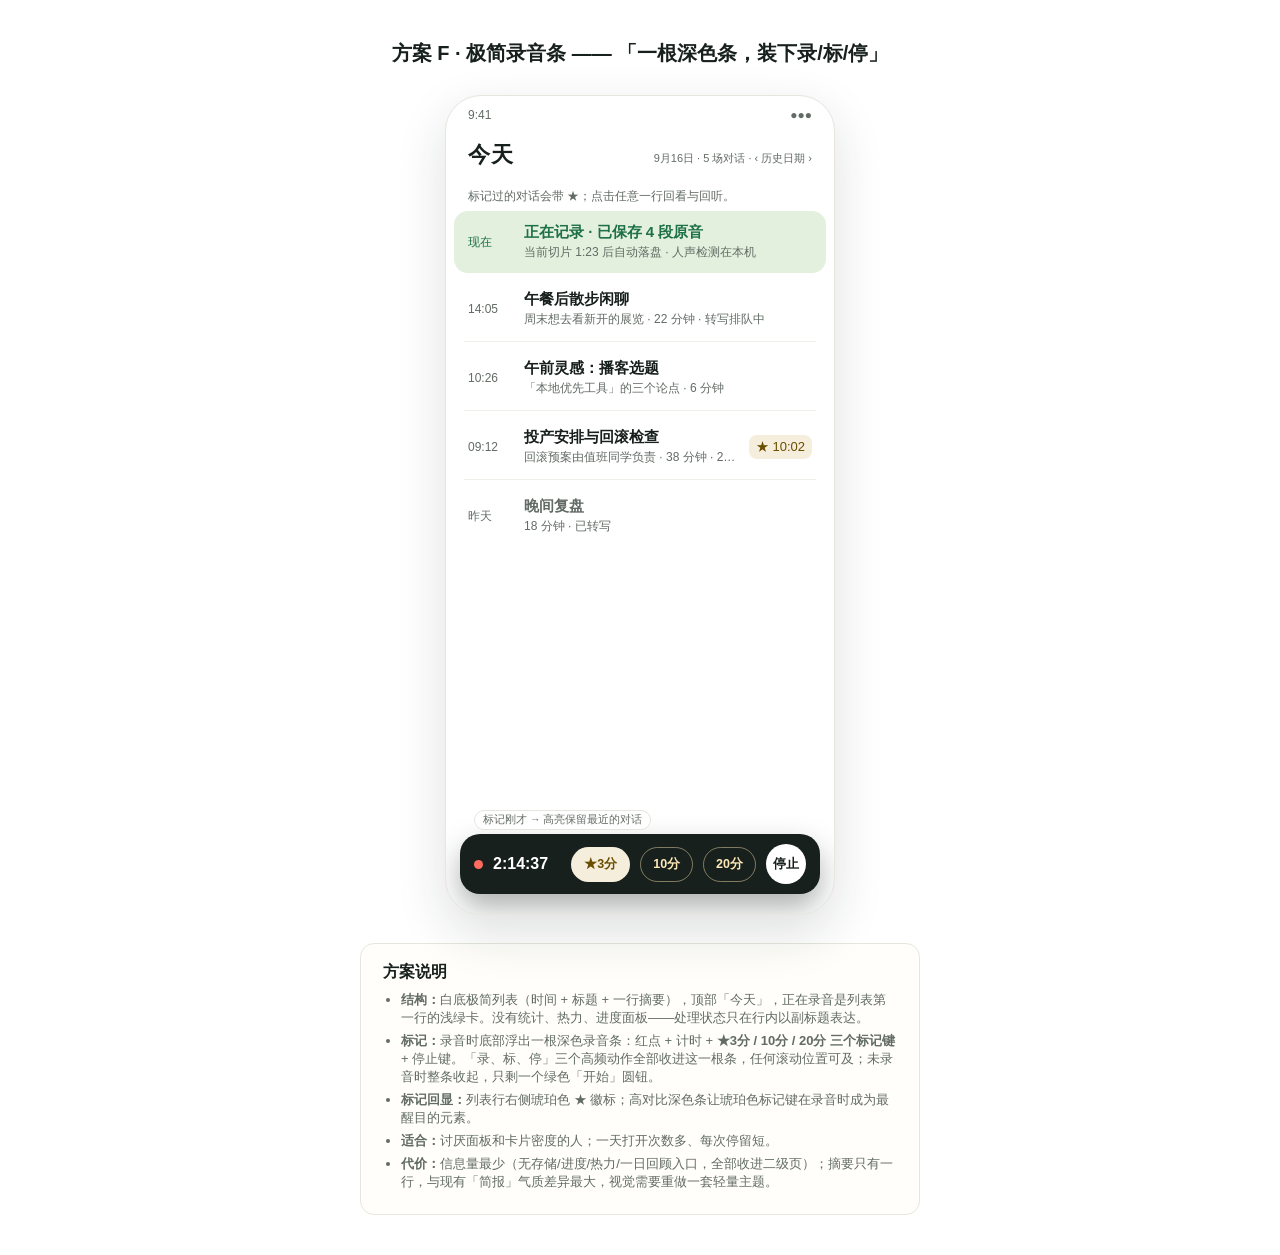
<file: design/prototypes/home-redesign/proposal-F-minimal.html>
<!DOCTYPE html>
<html lang="zh-CN">
<head>
<meta charset="UTF-8">
<meta name="viewport" content="width=device-width, initial-scale=1.0">
<title>方案 F · 极简录音条 — 声迹首页重构提案</title>
<style>
  :root {
    --ink: #17201C; --ink-soft: #626B65; --line: #E6E5DE;
    --green: #1E7046; --pale-green: #E3F0DE; --card: #FFFEFA; --bg: #FFFFFF;
    --amber-deep: #694E00; --amber-pale: #F6EEDC;
  }
  * { margin: 0; padding: 0; box-sizing: border-box; }
  body { font-family: "PingFang SC", "Noto Sans SC", sans-serif; background: var(--bg); color: var(--ink);
    display: flex; flex-direction: column; align-items: center; padding: 40px 16px; gap: 28px; }
  h1 { font-size: 20px; }
  .phone { width: 390px; height: 820px; background: var(--bg); border: 1px solid var(--line); border-radius: 36px;
    box-shadow: 0 18px 50px rgba(23,32,28,.14); overflow: hidden; display: flex; flex-direction: column; position: relative; }
  .statusbar { display: flex; justify-content: space-between; padding: 12px 22px 4px; font-size: 12px; color: var(--ink-soft); }
  .header { padding: 14px 22px 2px; display: flex; align-items: baseline; justify-content: space-between; }
  .header .date { font-size: 22px; font-weight: 800; letter-spacing: .5px; }
  .header .sub { font-size: 11px; color: var(--ink-soft); }
  .scroll { flex: 1; overflow-y: auto; padding: 10px 18px 150px; display: flex; flex-direction: column; gap: 4px; }

  .row { display: flex; align-items: center; gap: 12px; padding: 13px 4px; border-bottom: 1px solid #F0F0EA; }
  .row:last-child { border-bottom: none; }
  .row .r-time { width: 44px; font-size: 12px; color: var(--ink-soft); font-variant-numeric: tabular-nums; flex: none; }
  .row .r-body { flex: 1; min-width: 0; }
  .row .r-title { font-size: 15px; font-weight: 600; white-space: nowrap; overflow: hidden; text-overflow: ellipsis; }
  .row .r-sub { font-size: 12px; color: var(--ink-soft); margin-top: 2px; white-space: nowrap; overflow: hidden; text-overflow: ellipsis; }
  .row .star { flex: none; font-size: 13px; color: var(--amber-deep); background: var(--amber-pale); border-radius: 8px; padding: 3px 7px; }
  .row.pending .r-title, .row.pending .r-sub { color: var(--ink-soft); }
  .row.live { border-bottom: none; background: var(--pale-green); margin: 0 -10px; padding: 12px 14px; border-radius: 14px; }
  .row.live .r-title { color: var(--green); font-weight: 700; }

  /* 底部录音条：计时 + 标记三键 + 停止，录音时一根条全搞定 */
  .recbar { position: absolute; left: 14px; right: 14px; bottom: 20px; background: #17201C; border-radius: 20px;
    padding: 10px 14px; color: #fff; display: flex; align-items: center; gap: 10px; box-shadow: 0 14px 30px rgba(23,32,28,.35); }
  .recbar .rb-dot { width: 9px; height: 9px; border-radius: 50%; background: #FF6B5E; animation: p 1.6s infinite; }
  @keyframes p { 0%,100%{opacity:1} 50%{opacity:.35} }
  .recbar .rb-time { font-size: 16px; font-weight: 700; font-variant-numeric: tabular-nums; }
  .recbar .rb-spacer { flex: 1; }
  .recbar .mk { border: 1px solid rgba(255,233,184,.45); background: transparent; color: #FFE9B8; border-radius: 999px;
    padding: 8px 12px; font-size: 12.5px; font-weight: 700; }
  .recbar .mk.main { background: var(--amber-pale); color: var(--amber-deep); border-color: transparent; }
  .recbar .stop { width: 40px; height: 40px; border-radius: 50%; background: #fff; color: #17201C; border: none;
    font-size: 13px; font-weight: 800; flex: none; }
  .recbar .hint { position: absolute; top: -24px; left: 14px; font-size: 10.5px; color: var(--ink-soft); background: var(--bg);
    padding: 2px 8px; border-radius: 999px; border: 1px solid var(--line); }

  .empty-top { padding: 6px 4px 2px; font-size: 12px; color: var(--ink-soft); }
  .note { max-width: 560px; background: var(--card); border: 1px solid var(--line); border-radius: 14px; padding: 18px 22px; }
  .note h2 { font-size: 16px; margin-bottom: 8px; }
  .note li { font-size: 13px; color: var(--ink-soft); margin: 5px 0 5px 18px; }
</style>
</head>
<body>
<h1>方案 F · 极简录音条 —— 「一根深色条，装下录/标/停」</h1>

<div class="phone">
  <div class="statusbar"><span>9:41</span><span>●●●</span></div>
  <div class="header">
    <span class="date">今天</span>
    <span class="sub">9月16日 · 5 场对话 · ‹ 历史日期 ›</span>
  </div>
  <div class="scroll">
    <div class="empty-top">标记过的对话会带 ★；点击任意一行回看与回听。</div>

    <div class="row live">
      <span class="r-time" style="color:var(--green)">现在</span>
      <div class="r-body">
        <div class="r-title">正在记录 · 已保存 4 段原音</div>
        <div class="r-sub">当前切片 1:23 后自动落盘 · 人声检测在本机</div>
      </div>
    </div>

    <div class="row">
      <span class="r-time">14:05</span>
      <div class="r-body">
        <div class="r-title">午餐后散步闲聊</div>
        <div class="r-sub">周末想去看新开的展览 · 22 分钟 · 转写排队中</div>
      </div>
    </div>
    <div class="row">
      <span class="r-time">10:26</span>
      <div class="r-body">
        <div class="r-title">午前灵感：播客选题</div>
        <div class="r-sub">「本地优先工具」的三个论点 · 6 分钟</div>
      </div>
    </div>
    <div class="row">
      <span class="r-time">09:12</span>
      <div class="r-body">
        <div class="r-title">投产安排与回滚检查</div>
        <div class="r-sub">回滚预案由值班同学负责 · 38 分钟 · 2 个安排</div>
      </div>
      <span class="star">★ 10:02</span>
    </div>
    <div class="row pending">
      <span class="r-time">昨天</span>
      <div class="r-body">
        <div class="r-title">晚间复盘</div>
        <div class="r-sub">18 分钟 · 已转写</div>
      </div>
    </div>
  </div>

  <div class="recbar">
    <span class="hint">标记刚才 → 高亮保留最近的对话</span>
    <span class="rb-dot"></span>
    <span class="rb-time">2:14:37</span>
    <span class="rb-spacer"></span>
    <button class="mk main">★3分</button>
    <button class="mk">10分</button>
    <button class="mk">20分</button>
    <button class="stop">停止</button>
  </div>
</div>

<div class="note">
  <h2>方案说明</h2>
  <ul>
    <li><b>结构：</b>白底极简列表（时间 + 标题 + 一行摘要），顶部「今天」，正在录音是列表第一行的浅绿卡。没有统计、热力、进度面板——处理状态只在行内以副标题表达。</li>
    <li><b>标记：</b>录音时底部浮出一根深色录音条：红点 + 计时 + <b>★3分 / 10分 / 20分 三个标记键</b> + 停止键。「录、标、停」三个高频动作全部收进这一根条，任何滚动位置可及；未录音时整条收起，只剩一个绿色「开始」圆钮。</li>
    <li><b>标记回显：</b>列表行右侧琥珀色 ★ 徽标；高对比深色条让琥珀色标记键在录音时成为最醒目的元素。</li>
    <li><b>适合：</b>讨厌面板和卡片密度的人；一天打开次数多、每次停留短。</li>
    <li><b>代价：</b>信息量最少（无存储/进度/热力/一日回顾入口，全部收进二级页）；摘要只有一行，与现有「简报」气质差异最大，视觉需要重做一套轻量主题。</li>
  </ul>
</div>
</body>
</html>
</file>
<file: styles.css>
:root {
  --paper: #fbfaf6;
  --surface: #fffefa;
  --surface-soft: #f0f7ee;
  --surface-muted: #f5f5f0;
  --ink: #17201c;
  --ink-soft: #626b65;
  --ink-faint: #939b94;
  --line: #e6e5de;
  --green: #1e7046;
  --green-deep: #155c39;
  --green-pale: #dcebd8;
  --amber: #dda50b;
  --amber-pale: #fff3cb;
  --danger: #bd6a43;
  --shadow: 0 20px 48px rgba(31, 39, 34, 0.17), 0 3px 12px rgba(31, 39, 34, 0.09);
  font-family: "SF Pro Display", "SF Pro Text", "PingFang SC", "Noto Sans CJK SC", "Microsoft YaHei", sans-serif;
  color: var(--ink);
  background: #eeece7;
  font-synthesis: none;
  text-rendering: optimizeLegibility;
}

* { box-sizing: border-box; }

html, body { margin: 0; min-height: 100%; }

body {
  min-height: 100vh;
  background:
    radial-gradient(circle at 50% -20%, rgba(255, 255, 255, 0.95), rgba(238, 236, 231, 0.85) 58%, #e8e5df 100%);
}

button, input { font: inherit; }
button { -webkit-tap-highlight-color: transparent; }

.prototype-stage {
  min-height: 100vh;
  display: grid;
  place-items: center;
  padding: 30px 18px;
}

.device-shell {
  width: min(390px, 100%);
  height: min(844px, calc(100vh - 60px));
  min-height: 640px;
  padding: 8px;
  background: #171a18;
  border-radius: 42px;
  box-shadow: var(--shadow);
}

.device-screen {
  position: relative;
  width: 100%;
  height: 100%;
  overflow: hidden;
  border-radius: 34px;
  background: var(--paper);
}

.app-viewport {
  height: 100%;
  display: flex;
  flex-direction: column;
  overflow: hidden;
  background: var(--paper);
}

.status-bar {
  height: 28px;
  flex: 0 0 28px;
  display: flex;
  align-items: center;
  justify-content: space-between;
  padding: 0 17px 0 16px;
  color: #161a18;
  font-size: 12px;
  line-height: 1;
  letter-spacing: 0.01em;
}

.status-time { font-variant-numeric: tabular-nums; }

.status-icons { display: flex; align-items: center; gap: 6px; }
.status-icons svg { width: 14px; height: 14px; stroke: currentColor; fill: none; stroke-width: 2; }
.status-icons .battery { width: 16px; }

.screen-content {
  flex: 1 1 auto;
  overflow-y: auto;
  overscroll-behavior: contain;
  scrollbar-width: none;
}
.screen-content::-webkit-scrollbar { display: none; }

.screen-inner {
  padding: 12px 18px 24px;
}

.bottom-nav {
  display: grid;
  grid-template-columns: repeat(3, 1fr);
  flex: 0 0 72px;
  border-top: 1px solid var(--line);
  background: rgba(251, 250, 246, 0.97);
  padding: 8px 22px 12px;
}

.nav-item {
  border: 0;
  background: transparent;
  color: var(--ink-soft);
  display: flex;
  flex-direction: column;
  align-items: center;
  justify-content: center;
  gap: 3px;
  font-size: 11px;
  cursor: pointer;
}

.nav-item svg { width: 22px; height: 22px; stroke: currentColor; fill: none; stroke-width: 1.9; }
.nav-item.active { color: var(--green); font-weight: 600; }
.nav-item.active svg { stroke-width: 2.2; }

.screen-title {
  margin: 10px 0 4px;
  font-size: 27px;
  line-height: 1.22;
  letter-spacing: -0.045em;
  font-weight: 760;
}

.screen-subtitle, .meta {
  color: var(--ink-soft);
  font-size: 14px;
  line-height: 1.45;
}

.topbar {
  display: flex;
  align-items: center;
  gap: 12px;
  min-height: 42px;
  padding: 2px 0 0;
}

.topbar .screen-title { margin: 0; flex: 1; font-size: 23px; }
.topbar-actions { display: flex; gap: 8px; }

.icon-button {
  width: 34px;
  height: 34px;
  padding: 0;
  display: inline-grid;
  place-items: center;
  border: 1px solid transparent;
  border-radius: 12px;
  color: var(--ink);
  background: transparent;
  cursor: pointer;
}
.icon-button:hover, .icon-button:focus-visible { border-color: var(--line); background: var(--surface); outline: none; }
.icon-button svg { width: 21px; height: 21px; stroke: currentColor; fill: none; stroke-width: 1.9; }

.recording-card {
  margin-top: 17px;
  padding: 14px 13px 12px;
  display: grid;
  grid-template-columns: 1fr auto;
  gap: 10px 12px;
  align-items: center;
  border: 1px solid #b5cdb3;
  border-radius: 15px;
  background: linear-gradient(135deg, #eef7eb 0%, #f7f8ef 100%);
}

.recording-state { display: flex; align-items: center; gap: 10px; min-width: 0; }
.live-dot {
  width: 22px;
  height: 22px;
  flex: 0 0 22px;
  border-radius: 50%;
  background: var(--green);
  box-shadow: inset 0 0 0 5px #d5ebcf, 0 0 0 1px rgba(30,112,70,.15);
}
.recording-state strong { display: block; font-size: 19px; line-height: 1.1; letter-spacing: -0.03em; }
.recording-state span { display: block; margin-top: 4px; color: var(--ink-soft); font-size: 12px; }
.recording-wave { width: 52px; height: 25px; color: var(--green); }
.recording-wave path { fill: none; stroke: currentColor; stroke-width: 1.8; stroke-linecap: round; }

.mark-button {
  display: inline-flex;
  align-items: center;
  gap: 6px;
  min-height: 34px;
  padding: 0 12px;
  border: 0;
  border-radius: 11px;
  color: #694e00;
  background: var(--amber-pale);
  font-weight: 650;
  font-size: 13px;
  white-space: nowrap;
  cursor: pointer;
}
.mark-button:hover, .mark-button:focus-visible { filter: brightness(0.98); outline: 2px solid rgba(221,165,11,.32); }
.star { color: var(--amber); font-size: 19px; line-height: 1; }

.section-heading {
  display: flex;
  align-items: baseline;
  justify-content: space-between;
  margin: 20px 0 9px;
}
.section-heading h2 { margin: 0; font-size: 17px; letter-spacing: -0.02em; }
.section-heading span { color: var(--ink-faint); font-size: 12px; }

.timeline { position: relative; padding: 0 0 0 25px; }
.timeline::before { content: ""; position: absolute; left: 8px; top: 13px; bottom: 17px; width: 1px; background: #a8caa8; }
.timeline-card { position: relative; margin: 0 0 7px; }
.timeline-dot { position: absolute; z-index: 1; left: -22px; top: 16px; width: 12px; height: 12px; border-radius: 50%; background: var(--green); box-shadow: 0 0 0 3px var(--paper); }
.timeline-button {
  display: block;
  width: 100%;
  padding: 11px 12px 9px;
  text-align: left;
  border: 1px solid var(--line);
  border-radius: 13px;
  background: rgba(255,254,250,.72);
  color: inherit;
  cursor: pointer;
}
.timeline-button:hover, .timeline-button:focus-visible { border-color: #b3cbb0; background: var(--surface); outline: none; }
.timeline-meta { display: flex; align-items: baseline; gap: 9px; color: var(--ink-soft); font-size: 13px; }
.timeline-meta strong { color: var(--ink); font-size: 16px; font-weight: 680; }
.timeline-meta .duration { margin-left: auto; color: var(--ink-soft); white-space: nowrap; }
.timeline-summary { display: -webkit-box; -webkit-box-orient: vertical; -webkit-line-clamp: 1; overflow: hidden; min-height: 15px; margin: 4px 0 0 37px; color: #657069; font-size: 11.5px; line-height: 1.35; }

.daily-entry {
  width: 100%;
  display: flex;
  align-items: center;
  gap: 12px;
  margin-top: 13px;
  padding: 14px 13px;
  border: 0;
  border-radius: 15px;
  color: inherit;
  text-align: left;
  background: #e0efdc;
  cursor: pointer;
}
.daily-entry:hover, .daily-entry:focus-visible { outline: 2px solid rgba(30,112,70,.24); outline-offset: 1px; }
.daily-entry .summary-icon { width: 29px; height: 29px; flex: 0 0 29px; color: var(--green); }
.daily-entry .summary-icon svg { width: 100%; height: 100%; stroke: currentColor; fill: none; stroke-width: 1.8; }
.daily-entry strong { display: block; font-size: 16px; }
.daily-entry span { display: block; margin-top: 3px; color: var(--ink-soft); font-size: 12px; }
.daily-entry .chevron { margin-left: auto; color: var(--green); }

.back-button { flex: 0 0 34px; }
.detail-meta { margin: 2px 0 15px 46px; }
.detail-content { padding-top: 7px; }

.summary-card {
  padding: 15px 14px 13px;
  border-radius: 15px;
  background: #e3f0de;
}
.summary-card-header { display: flex; align-items: center; gap: 9px; font-weight: 700; font-size: 15px; }
.summary-card-header svg { width: 19px; height: 19px; color: var(--green); stroke: currentColor; fill: none; stroke-width: 2; }
.summary-copy { margin: 13px 0 0; color: #344039; font-size: 13px; line-height: 1.72; letter-spacing: 0.005em; }
.summary-fields { margin: 12px 0 0; border-top: 1px solid rgba(30,112,70,.16); }
.summary-field { display: grid; grid-template-columns: 67px 1fr; gap: 9px; padding: 8px 0 0; font-size: 12px; line-height: 1.45; }
.summary-field strong { color: var(--ink); font-weight: 700; }
.summary-field span { color: #4d5a51; }
.local-chip { display: inline-flex; align-items: center; gap: 5px; margin-top: 11px; padding: 4px 8px; border-radius: 999px; color: var(--green); background: rgba(255,255,255,.55); font-size: 11px; }
.local-chip svg { width: 13px; height: 13px; fill: none; stroke: currentColor; stroke-width: 1.7; }

.divider { height: 1px; margin: 19px 0 13px; background: var(--line); }
.transcript-toggle { width: 100%; display: flex; justify-content: space-between; align-items: center; padding: 0; border: 0; background: transparent; color: var(--ink); cursor: pointer; }
.transcript-label { display: flex; align-items: center; gap: 9px; font-size: 15px; font-weight: 700; }
.transcript-label svg { width: 19px; height: 19px; color: var(--green); stroke: currentColor; fill: none; stroke-width: 2; }
.transcript-toggle > svg { width: 18px; height: 18px; stroke: currentColor; fill: none; stroke-width: 2; transition: transform .2s ease; }
.transcript-toggle[aria-expanded="true"] > svg { transform: rotate(180deg); }
.transcript-body { display: none; margin-top: 12px; }
.transcript-body.open { display: block; }
.transcript-row { display: grid; grid-template-columns: 40px 1fr; gap: 8px; padding: 5px 0; font-size: 12px; line-height: 1.55; }
.transcript-row time { color: var(--ink-soft); }
.transcript-row.marked { color: var(--ink); }
.transcript-row.marked time::before { content: "★"; color: var(--amber); margin-right: 3px; }

.player {
  display: grid;
  grid-template-columns: 39px 1fr auto;
  align-items: center;
  gap: 10px;
  margin-top: 14px;
  padding: 9px 10px;
  border-radius: 14px;
  background: #e5f1e1;
}
.play-button { width: 35px; height: 35px; display: grid; place-items: center; border: 0; border-radius: 50%; color: white; background: var(--green); cursor: pointer; }
.play-button svg { width: 17px; height: 17px; fill: currentColor; stroke: none; }
.player-main { min-width: 0; }
.waveform { width: 100%; height: 25px; color: #53966c; }
.waveform polyline { fill: none; stroke: currentColor; stroke-width: 1.5; stroke-linecap: round; stroke-linejoin: round; }
.player-time { display: flex; justify-content: space-between; color: var(--ink-soft); font-size: 10px; margin-top: 1px; }
.speed { color: var(--ink); font-size: 11px; white-space: nowrap; }

.long-summary-header { margin: 16px 0 12px; display: flex; align-items: center; justify-content: space-between; }
.long-summary-header h2 { margin: 0; font-size: 22px; letter-spacing: -0.04em; }
.info-badge { padding: 5px 9px; border-radius: 999px; color: #7c5d11; background: #fff0c9; font-size: 11px; font-weight: 700; }
.structured-grid { display: grid; gap: 9px; }
.structured-card { padding: 13px 13px 12px; border-radius: 14px; background: #e3f0de; }
.structured-heading { display: flex; align-items: center; gap: 8px; font-size: 14px; font-weight: 750; }
.structured-heading svg { width: 18px; height: 18px; color: var(--green); stroke: currentColor; fill: none; stroke-width: 2; }
.structured-card p, .structured-card ul { margin: 10px 0 0; color: #3d4b41; font-size: 12.5px; line-height: 1.52; }
.structured-card ul { padding-left: 19px; }
.structured-card li + li { margin-top: 5px; }
.structured-card.decision { background: #dcefd9; }
.structured-card.unresolved { background: #edf3e6; }
.expand-row { width: 100%; display: flex; align-items: center; justify-content: space-between; margin-top: 12px; padding: 13px 13px; border: 0; border-radius: 13px; color: var(--ink); background: #e3f0de; font-size: 14px; font-weight: 700; cursor: pointer; }
.expand-row:hover, .expand-row:focus-visible { outline: 2px solid rgba(30,112,70,.24); outline-offset: 1px; }
.expand-row svg { width: 18px; height: 18px; color: var(--green); stroke: currentColor; fill: none; stroke-width: 2; }
.extracted-note { margin: 12px 0 0; color: var(--ink-soft); text-align: center; font-size: 11px; }

.journal-card { padding: 17px 15px 16px; border-radius: 15px; background: #e4f0df; }
.journal-heading { display: flex; align-items: center; gap: 9px; font-size: 16px; font-weight: 750; }
.journal-heading svg { width: 19px; height: 19px; color: var(--green); stroke: currentColor; fill: none; stroke-width: 2; }
.journal-copy { margin: 13px 0 0; color: #39483e; font-size: 13px; line-height: 1.78; }
.aux-card { margin-top: 10px; padding: 14px 14px; border-radius: 14px; background: #eaf3e7; }
.aux-title { display: flex; align-items: center; gap: 9px; font-size: 14px; font-weight: 750; }
.aux-title svg { width: 19px; height: 19px; stroke: currentColor; fill: none; stroke-width: 2; }
.aux-card.starred .aux-title svg { color: var(--amber); fill: var(--amber); }
.aux-card.warning .aux-title svg { color: #c59016; }
.aux-card p { margin: 8px 0 0 28px; color: #4a574e; font-size: 12.5px; line-height: 1.5; }
.footer-note { margin: 20px 2px 0; color: var(--ink-soft); font-size: 11px; line-height: 1.5; }
.refresh-button { margin: 13px auto 0; display: flex; align-items: center; gap: 8px; border: 0; background: transparent; color: var(--ink); font-size: 13px; font-weight: 650; cursor: pointer; }
.refresh-button svg { width: 18px; height: 18px; stroke: currentColor; fill: none; stroke-width: 2; }

.search-field { display: flex; align-items: center; gap: 9px; height: 46px; margin-top: 19px; padding: 0 12px; border: 1px solid #9d9e98; border-radius: 11px; background: #fffefa; }
.search-field svg { width: 21px; height: 21px; flex: 0 0 21px; stroke: #5f6660; fill: none; stroke-width: 1.8; }
.search-field input { width: 100%; min-width: 0; border: 0; outline: 0; background: transparent; color: var(--ink); font-size: 15px; }
.search-field input::placeholder { color: var(--ink-soft); }
.clear-search { width: 24px; height: 24px; border: 0; background: transparent; color: var(--ink-soft); cursor: pointer; }
.clear-search svg { width: 16px; height: 16px; }
.filter-row { display: flex; gap: 8px; margin: 12px 0 18px; overflow-x: auto; scrollbar-width: none; }
.filter-row::-webkit-scrollbar { display: none; }
.filter-chip { flex: 0 0 auto; padding: 7px 14px; border: 1px solid #c8c9c3; border-radius: 9px; color: var(--ink); background: transparent; font-size: 12px; cursor: pointer; }
.filter-chip.active { border-color: var(--green); color: white; background: var(--green); }
.result-count { color: var(--ink-soft); font-size: 13px; }
.result-card { display: block; width: 100%; margin-top: 10px; padding: 14px 13px 12px; border: 1px solid var(--line); border-radius: 14px; background: #fffefa; color: inherit; text-align: left; cursor: pointer; }
.result-card:hover, .result-card:focus-visible { border-color: #abc4a8; outline: none; }
.result-top { display: flex; gap: 8px; align-items: baseline; font-size: 13px; }
.result-top strong { font-size: 15px; }
.result-top span { margin-left: auto; color: var(--ink-soft); font-size: 11px; }
.result-excerpt { margin: 9px 0 0; color: #3e4a42; font-size: 12.5px; line-height: 1.55; }
mark { padding: 0 1px; color: inherit; background: #fff0a9; }

.settings-list { margin-top: 17px; }
.settings-row, .toggle-row { display: flex; align-items: center; justify-content: space-between; gap: 12px; min-height: 55px; padding: 0 12px; border: 1px solid var(--line); border-bottom: 0; background: #fffefa; }
.settings-row { width: 100%; color: inherit; text-align: left; cursor: pointer; }
.settings-row:hover, .settings-row:focus-visible, .retention-row:hover, .retention-row:focus-visible { background: #f4f8f1; outline: none; }
.settings-row svg, .retention-row svg, .daily-entry .chevron svg { width: 18px; height: 18px; flex: 0 0 18px; stroke: currentColor; fill: none; stroke-width: 2; stroke-linecap: round; stroke-linejoin: round; }
.settings-row span, .retention-row strong { display: inline-flex; align-items: center; gap: 5px; }
.settings-row:first-child { border-radius: 14px 14px 0 0; }
.settings-row:last-child { border-bottom: 1px solid var(--line); border-radius: 0 0 14px 14px; }
.settings-row strong, .toggle-row strong { display: block; font-size: 14px; font-weight: 600; }
.settings-row span { color: var(--green); font-size: 13px; }
.settings-row .chevron { color: var(--ink-faint); }
.storage-card { margin-top: 13px; padding: 15px 13px 14px; border: 1px solid var(--line); border-radius: 14px; background: #fffefa; }
.storage-stats { display: grid; grid-template-columns: 1fr 1fr; gap: 14px; }
.storage-stats small { display: block; color: var(--ink-soft); font-size: 11px; }
.storage-stats strong { display: inline-block; margin-top: 6px; font-size: 23px; font-weight: 600; letter-spacing: -0.04em; }
.storage-stats em { margin-left: 3px; color: var(--ink); font-size: 11px; font-style: normal; }
.storage-bar { height: 10px; margin-top: 14px; overflow: hidden; border-radius: 99px; background: #e3e3df; }
.storage-bar span { display: block; width: 62%; height: 100%; border-radius: inherit; background: var(--green); }
.retention-list { margin-top: 13px; border: 1px solid var(--line); border-radius: 14px; overflow: hidden; background: #fffefa; }
.retention-row { display: flex; align-items: center; justify-content: space-between; min-height: 51px; padding: 0 13px; border-bottom: 1px solid var(--line); font-size: 13px; }
.retention-row { width: 100%; color: inherit; text-align: left; background: #fffefa; cursor: pointer; }
.retention-row:last-child { border-bottom: 0; }
.retention-row span { color: var(--ink); }
.retention-row strong { color: var(--ink-soft); font-weight: 500; }
.toggle-list { margin-top: 13px; overflow: hidden; border: 1px solid var(--line); border-radius: 14px; background: #fffefa; }
.toggle-row { min-height: 58px; border: 0; border-bottom: 1px solid var(--line); padding: 0 13px; }
.toggle-row:last-child { border-bottom: 0; }
.toggle { position: relative; width: 42px; height: 25px; flex: 0 0 42px; padding: 0; border: 0; border-radius: 99px; background: #d5d5d0; cursor: pointer; transition: background .15s ease; }
.toggle::after { content: ""; position: absolute; top: 3px; left: 3px; width: 19px; height: 19px; border-radius: 50%; background: white; box-shadow: 0 1px 2px rgba(0,0,0,.18); transition: transform .15s ease; }
.toggle.on { background: var(--green); }
.toggle.on::after { transform: translateX(17px); }
.privacy-note { display: flex; align-items: center; gap: 8px; margin: 17px 2px 0; color: var(--ink-soft); font-size: 11px; }
.privacy-note svg { width: 19px; height: 19px; stroke: currentColor; fill: none; stroke-width: 1.7; }

.toast { position: absolute; z-index: 10; left: 50%; bottom: 82px; transform: translate(-50%, 12px); width: max-content; max-width: calc(100% - 36px); padding: 9px 14px; border-radius: 99px; color: white; background: rgba(23,32,28,.92); font-size: 12px; opacity: 0; pointer-events: none; transition: opacity .2s ease, transform .2s ease; }
.toast.show { opacity: 1; transform: translate(-50%, 0); }

@media (max-width: 480px) {
  body { background: var(--paper); }
  .prototype-stage { padding: 0; }
  .device-shell { width: 100%; height: 100vh; min-height: 0; padding: 0; border-radius: 0; box-shadow: none; }
  .device-screen { border-radius: 0; }
  .status-bar { padding-top: env(safe-area-inset-top); height: calc(28px + env(safe-area-inset-top)); flex-basis: calc(28px + env(safe-area-inset-top)); }
}

@media (max-height: 760px) and (min-width: 481px) {
  .device-shell { height: calc(100vh - 28px); }
  .screen-inner { padding-top: 7px; padding-bottom: 12px; }
  .recording-card { margin-top: 13px; padding: 11px 12px 10px; }
  .recording-state strong { font-size: 17px; }
  .section-heading { margin: 16px 0 7px; }
  .timeline-card { margin-bottom: 6px; }
  .timeline-button { padding: 10px 11px 8px; }
  .timeline-summary { margin-top: 4px; font-size: 11px; }
  .daily-entry { margin-top: 11px; padding: 11px 12px; }
  .bottom-nav { flex-basis: 64px; padding-top: 5px; padding-bottom: 8px; }
}
</file>
